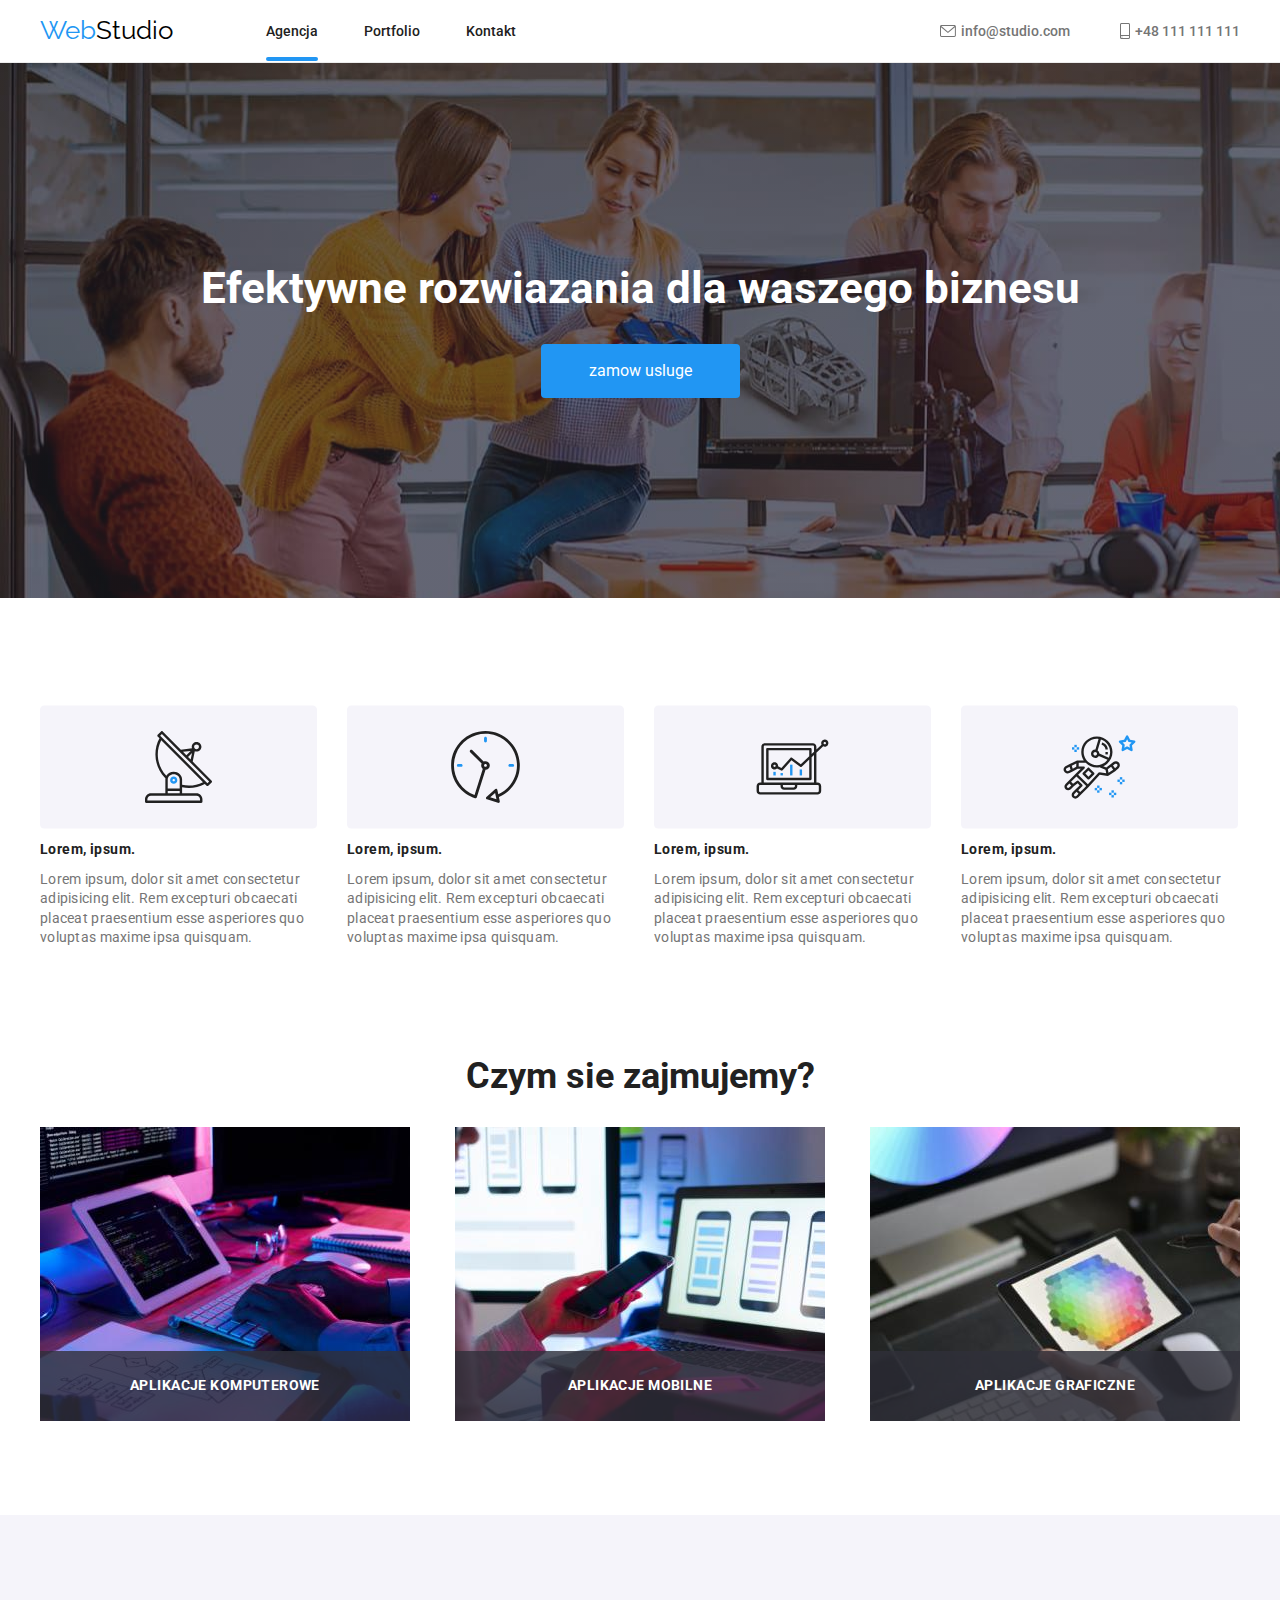
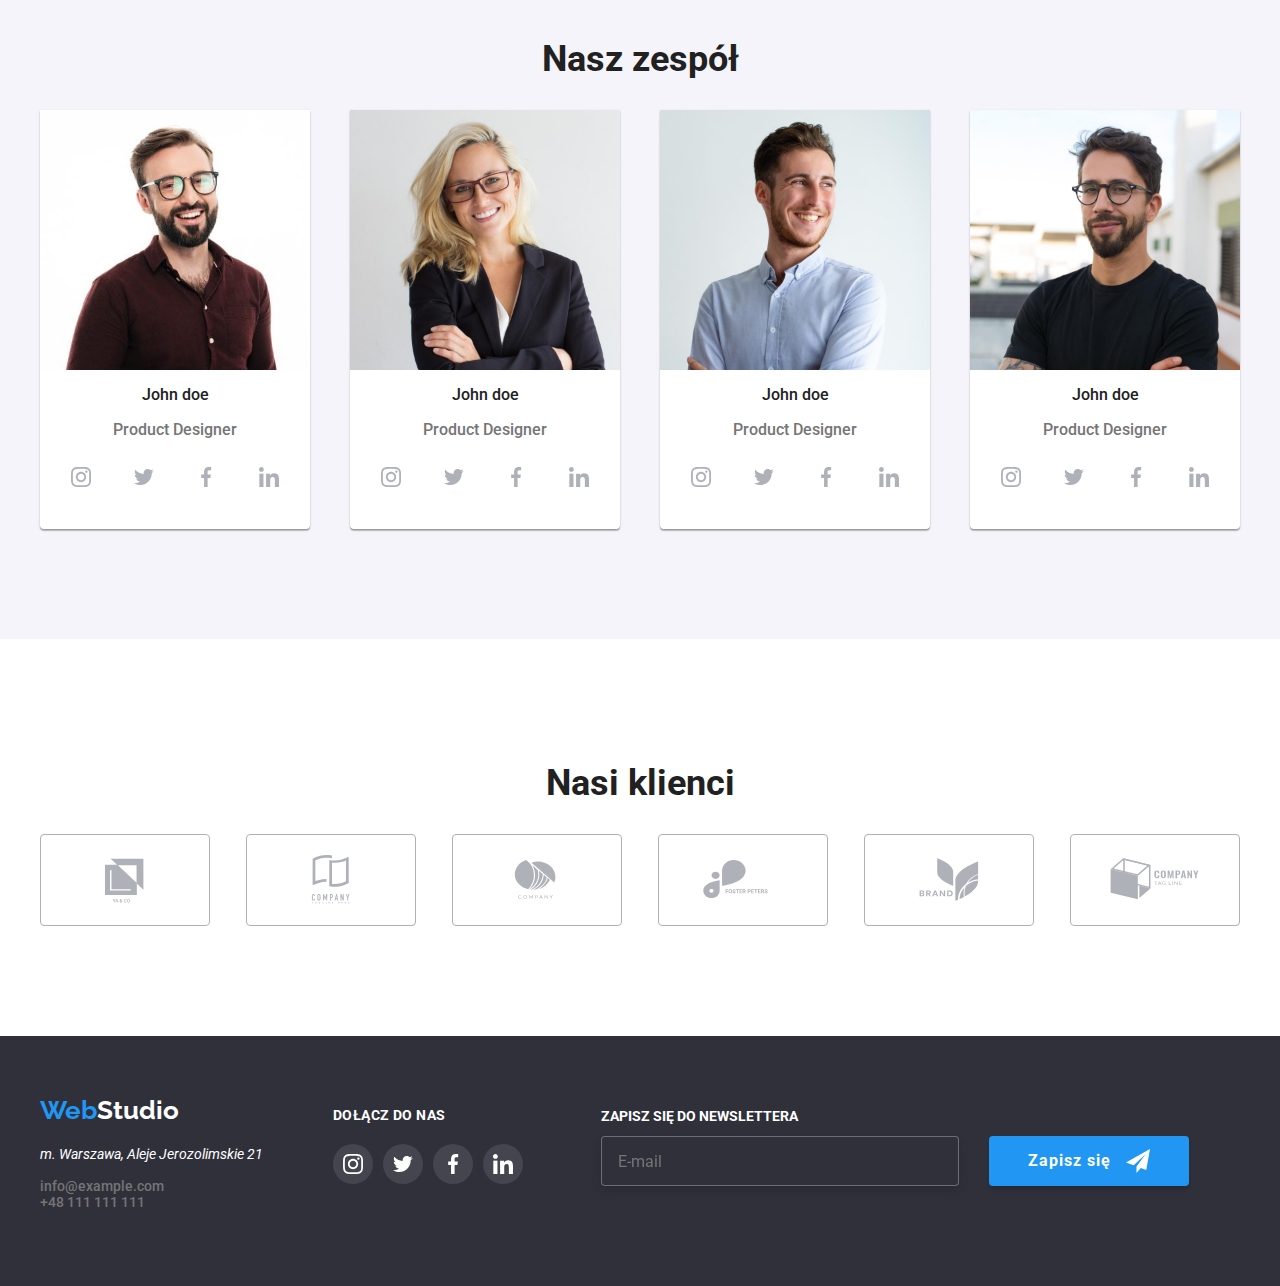
<file: index.html>
<!DOCTYPE html>
<html lang="en">
  <head>
    <meta charset="UTF-8" />
    <meta http-equiv="X-UA-Compatible" content="IE=edge" />
    <meta name="viewport" content="width=device-width, initial-scale=1.0" />
    <meta name="robots" content="index, follow" />
    <meta name="author" content="Michał Caputa" />
    <meta name="viewport" content="width=device-width, initial-scale=1.0">
    <title>Web Studio</title>
    
    <link
    rel="stylesheet"
    href="https://cdnjs.cloudflare.com/ajax/libs/modern-normalize/1.0.0/modern-normalize.min.css"
  />
    
    <link rel="stylesheet" href="./css/main.css"/>
    <link rel="preconnect" href="https://fonts.googleapis.com" />
    <link rel="preconnect" href="https://fonts.gstatic.com" crossorigin />
    <link
      href="https://fonts.googleapis.com/css2?family=Raleway:wght@700&family=Roboto:ital,wght@0,500;0,700;0,900;1,400&display=swap"
      rel="stylesheet"
    />
  </head>

  <body>
    <!-- naglowek strony-->

    <header class="header-container">
      <div class="header-container__additional container">
      <div class="logo">
        <p>
          <a href="index.html">
            <p class="logo__first-word">Web<span class="logo__second-word">Studio</span></p></a
          >
        </p>

      </div>
      <button
          class="menu-toggle js-open-menu"
          aria-expanded="false"
          aria-controls="mobile-menu"
        >
          <svg
            width="24"
            height="24"
            fill="currentColor"
            viewBox="0 0 20 20"
            xmlns="http://www.w3.org/2000/svg"
          >
            <path
              fill-rule="evenodd"
              d="M3 5a1 1 0 011-1h12a1 1 0 110 2H4a1 1 0 01-1-1zM3 10a1 1 0 011-1h12a1 1 0 110 2H4a1 1 0 01-1-1zM3 15a1 1 0 011-1h12a1 1 0 110 2H4a1 1 0 01-1-1z"
              clip-rule="evenodd"
            ></path>
          </svg>
        </button>

        <!-- MODAL-MENU  -->
        <div class="menu-container js-menu-container" id="mobile-menu">
          <button class="menu-toggle js-close-menu">
            <svg
              fill="black"
              viewBox="0 0 20 20"
              xmlns="http://www.w3.org/2000/svg"
              width="24"
              height="24"
            >
              <path
                fill-rule="evenodd"
                d="M4.293 4.293a1 1 0 011.414 0L10 8.586l4.293-4.293a1 1 0 111.414 1.414L11.414 10l4.293 4.293a1 1 0 01-1.414 1.414L10 11.414l-4.293 4.293a1 1 0 01-1.414-1.414L8.586 10 4.293 5.707a1 1 0 010-1.414z"
                clip-rule="evenodd"
              ></path>
            </svg>
          </button>
    
          <ul class="mobile-menu">
          <li class="mobile-menu__li"><a class="mobile-menu__button" href="index.html">Agencja</a></li>
          <li class="mobile-menu__li"><a class="mobile-menu__button" href="portfolio.html" target="_self">Portfolio</a></li>
          <li class="mobile-menu__li"><a class="mobile-menu__button" href="#Kontakt">Kontakt</a></li>
          </ul>
          <ul class="mobile-menu-contact">
            <li class="mobile-menu-contact__item">
              <a class="mobile-menu-contact__tel" href="tel:+48111111111">+48 111 111 111</a>
            </li>
            <li class="mobile-menu-contact__item">
              <a class="mobile-menu-contact__mail" href="mailto:+48111111111">info@devstudio.com</a>
            </li>
          </ul>
          <ul class="mobile-menu-social">
            <li class="mobile-menu-social__item mobile-menu-social--line1">
              <a class="mobile-menu-social__link" href="">Instagram</a>
            </li>
            <li class="mobile-menu-social__item mobile-menu-social--line2">
              <a class="mobile-menu-social__link" href="">Twitter</a>
            </li>
            <li class="mobile-menu-social__item mobile-menu-social--line3">
              <a class="mobile-menu-social__link" href="">Facebook</a>
            </li>
            <li class="mobile-menu-social__item">
              <a class="mobile-menu-social__link" href="">LinkedIn</a>
            </li>
          </ul>
        </div>
    


      <nav class="navigation">
        <!-- nawigacja -->
        <ul class="navigation__list">
        <li><a class="navigation__button navigation--active" href="index.html">Agencja</a></li>
        <li><a class="navigation__button" href="portfolio.html" target="_self"
          >Portfolio</a></li>
        
        <li><a class="navigation__button" href="#Kontakt">Kontakt</a></li>
      </ul>
      </nav>
      <div class="contact-container">
        <ul class="contact-container__list">
          <li class="contact-container__list-element">
            <a class="contact-container__link" href="mailto:info@studio.com"> <svg class="email" width="16" height="12">
            <use href="./images/iconsv2.svg#icon-email"></use>
          </svg>
         info@studio.com</a>
      </li>        
        <li class="contact-container__list-element">
          <a class="contact-container__link" href="call:+48111111111"><svg class="smartphone" width="10"
        height="16">
        <use href="./images/iconsv2.svg#icon-smartphone"></use>
      </svg>
        +48 111 111 111</a>
      </li>
      </ul>
      </div>
    </div>
    </header>
    <!--main-->
    <main>
      <section class="business">
        <div class="container">
   <!-- "nazwa-bloku"__text-main -->
        <h1 class="business__text">Efektywne rozwiazania dla waszego biznesu</h1>
        <div>
          <button type="button" class="business__btn-text--color business__btn-text" data-modal-open>zamow usluge</button>
          <!-- Modal -->
          <div class="modal-backdrop is-hidden" data-modal>
            <section class="modal-content">
              <button class="modal-exit" data-modal-close>X</button>

              <h2 class="modal-form-title">Zostaw swoje dane w formularzu poniżej</h2>
              <form name="signup_form" autocomplete="on">
                <div class="form__set">
                  <input type="text" name="name" class="modal-form-box">
                <label>
                  <p class="modal-form-text">Imię</p>
                  
                  <svg class="modal-icon-name" width="20" height="20">
                <use href="./images/iconsv2.svg#icon-avatar-modal"></use>
              </svg>
                </label>
              </div>
              <div class="form__set">
              <input type="tel" name="phone_number" class="modal-form-box">
                <label>
                  <p class="modal-form-text">Telefon</p>
                 
                  <svg class="modal-icon-phone" width="20" height="20">
                <use href="./images/iconsv2.svg#icon-phone-modal"></use>
              </svg>
                </label>
              </div>
                <div class="form__set">
                <input type="email" name="email" class="modal-form-box">
                <label>
                  <p class="modal-form-text">E-mail</p>
                  
                  <svg class="modal-icon-mail" width="20" height="20">
                <use href="./images/iconsv2.svg#icon-email-modal"></use>
              </svg>
                </label>
              </div>
                <label>
                  <p class="modal-form-text">Komentarz</p>
                  <textarea name="feedback" rows="6" placeholder="Wprowadź tekst"></textarea>
                </label>
<div class="modal-policy">
                <label class="modal-checkbox">
                  <p class="modal-checkbox-text">Oświadczam iż akceptuję <a href class="modal-checkbox-link">Regulamin</a> i <a href class="modal-checkbox-link">Politykę Prywatności</a>.</p>
                  <input type="checkbox" name="statute" value="Oświadczam iż akceptuję Regulamin i Politykę Prywatności."/>
                  
                  <span class="checkmark">
                    <svg class="modal-checkbox-icon">
                      <use href="./images/iconsv2.svg#icon-check-modal"></use>
                    </svg>
                  </span>
                </label>
              </div>
                <div class="modal-button-position">
                <button type="submit" class="modal-form-button">Wyślij</button>
                </div>
              </form>
            </div>
            
            </section>
          </div>
        </div>
      </section>

<!-- DESC -->
      <section class="desc">
        <div class="container">
         <ul class="desc__list">
          <li class="desc__item"> 
            <div class="desc__icons"><svg class="desc__icon">
              <use href="./images/iconsv2.svg#icon-antena" ></use>
              </svg></div>       
              <h3 class="desc__title">Lorem, ipsum.</h3>
              <p class="desc__text">
                Lorem ipsum, dolor sit amet consectetur adipisicing elit. Rem
                excepturi obcaecati placeat praesentium esse asperiores quo
                voluptas maxime ipsa quisquam.
              </p>
          </li>
          <li class="desc__item">
            <div class="desc__icons"><svg class="desc__icon">
              <use href="./images/iconsv2.svg#icon-clock"></use>
            </svg></div>
            <h3 class="desc__title">Lorem, ipsum.</h3>
            <p class="desc__text">
              Lorem ipsum, dolor sit amet consectetur adipisicing elit. Rem
              excepturi obcaecati placeat praesentium esse asperiores quo
              voluptas maxime ipsa quisquam.
            </p>
          </li>
          <li class="desc__item">
            <div class="desc__icons"><svg class="desc__icon">
            <use href="./images/iconsv2.svg#icon-diag"></use>
          </svg></div>
          <h3 class="desc__title">Lorem, ipsum.</h3>
          <p class="desc__text">
            Lorem ipsum, dolor sit amet consectetur adipisicing elit. Rem
            excepturi obcaecati placeat praesentium esse asperiores quo
            voluptas maxime ipsa quisquam.
          </p>
          </li>
          <li class="desc__item">
            <div class="desc__icons"><svg class="desc__icon">
              <use href="./images/iconsv2.svg#icon-astro"></use>
            </svg></div>
            <h3 class="desc__title">Lorem, ipsum.</h3>
              <p class="desc__text">
                Lorem ipsum, dolor sit amet consectetur adipisicing elit. Rem
                excepturi obcaecati placeat praesentium esse asperiores quo
                voluptas maxime ipsa quisquam.
              </p>
          </li>
        </ul></div>
    </section>

    <!-- ABT US -->

      <section class="about">
        <div class="container">
        <h2 class="about__header">Czym sie zajmujemy?</h2>
        <ul class="about__list">
          <li>
            <figure class="about__img">
            <img
              src="images/Img1.jpg"
              alt="close-up-image-programer-working-his-desk-office"
              width="370"
              height="294"
            />
            <figcaption class="about__desc">
              Aplikacje komputerowe
            </figcaption>
            </figure>
          </li>
          
          <li>
            <figure class="about__img">
            <img
              src="images/Img2.jpg"
              alt="web-ui-designers-are-developing-application-smartphones-team-creators-is-working-interface-mobile-phones"
              width="370"
              height="294"
            />
            <figcaption class="about__desc">
              Aplikacje mobilne
            </figcaption>
            </figure>
          </li>
          <li>
            <figure class="about__img">
            <img
              src="images/Img3.jpg"
              alt="creative-artist-web-design-with-working-colour-selection-graphic-tablet"
              width="370"
              height="294"
            />
            <figcaption class="about__desc">
              Aplikacje graficzne
            </figcaption>
            </figure>
          </li>
        </ul></div>
      </section>
    <!-- WORKERS -->
      <section class="workers">
        <div class="container">
        <h2 class="workers__title">Nasz zespół</h2>

        <!-- Dowolna tresc graficzna: zdjecie, wykres, diagram itp. -->

        <ul class="workers__list">
          <li class="worker__item">
            <figure class="workers--bground">
              <img
                src="images/Dev1.jpg"
                alt="Brunet w okularach i broda"
                width="270"
                height="260"
              />

              <figcaption>
                <p class="workers__name">John doe</p>
                <p class="workers__prof">Product Designer</p>
                <ul class="workers__list-icons">
                  <li>
                    <a href="link" class="workers__social-link"><svg class="workers__media-icons" width="20" height="20">
                        <use href="./images/iconsv2.svg#icon-instagram-2-1"></use>
                      </svg></a></li>
                  <li>
                    <a href="link" class="workers__social-link"><svg class="workers__media-icons" width="20" height="20">
                        <use href="./images/iconsv2.svg#icon-twitter"></use>
                      </svg></a></li>
                  <li>
                    <a href="link" class="workers__social-link"><svg class="workers__media-icons" width="20" height="20">
                        <use href="./images/iconsv2.svg#icon-facebook"></use>
                      </svg></a></li>
                  <li>
                    <a href="link" class="workers__social-link"><svg class="workers__media-icons" width="20" height="20">
                        <use href="./images/iconsv2.svg#icon-linkedin"></use>
                      </svg></a></li>
                </ul>
              </figcaption>
            </figure>
          </li class="worker__item">
          <li>
            <figure class="workers--bground">
              <img
                src="images/Dev2.jpg"
                alt="Brunet w okularach i broda"
                width="270"
                height="260"
              />

              <figcaption>
                <p class="workers__name">John doe</p>
                <p class="workers__prof">Product Designer</p>
                <ul class="workers__list-icons">
                  <li>
                    <a href="link" class="workers__social-link"><svg class="workers__media-icons" width="20" height="20">
                        <use href="./images/iconsv2.svg#icon-instagram-2-1"></use>
                      </svg></a></li>
                  <li>
                    <a href="link" class="workers__social-link"><svg class="workers__media-icons" width="20" height="20">
                        <use href="./images/iconsv2.svg#icon-twitter"></use>
                      </svg></a></li>
                  <li>
                    <a href="link" class="workers__social-link"><svg class="workers__media-icons" width="20" height="20">
                        <use href="./images/iconsv2.svg#icon-facebook"></use>
                      </svg></a></li>
                  <li>
                    <a href="link" class="workers__social-link"><svg class="workers__media-icons" width="20" height="20">
                        <use href="./images/iconsv2.svg#icon-linkedin"></use>
                      </svg></a></li>
                </ul>
              </figcaption>
            </figure>
          </li><li class="worker__item">
            <figure class="workers--bground">
              <img
                src="images/Dev3.jpg"
                alt="Brunet w okularach i broda"
                width="270"
                height="260"
              />

              <figcaption>
                <p class="workers__name">John doe</p>
                <p class="workers__prof">Product Designer</p>
                <ul class="workers__list-icons">
                  <li>
                    <a href="link" class="workers__social-link"><svg class="workers__media-icons" width="20" height="20">
                        <use href="./images/iconsv2.svg#icon-instagram-2-1"></use>
                      </svg></a></li>
                  <li>
                    <a href="link" class="workers__social-link"><svg class="workers__media-icons" width="20" height="20">
                        <use href="./images/iconsv2.svg#icon-twitter"></use>
                      </svg></a></li>
                  <li>
                    <a href="link" class="workers__social-link"><svg class="workers__media-icons" width="20" height="20">
                        <use href="./images/iconsv2.svg#icon-facebook"></use>
                      </svg></a></li>
                  <li>
                    <a href="link" class="workers__social-link"><svg class="workers__media-icons" width="20" height="20">
                        <use href="./images/iconsv2.svg#icon-linkedin"></use>
                      </svg></a></li>
                </ul>
              </figcaption>
            </figure>
          </li><li class="worker__item">
            <figure class="workers--bground">
              <img
                src="images/Dev4.jpg"
                alt="Brunet w okularach i broda"
                width="270"
                height="260"
              />

              <figcaption>
                <p class="workers__name">John doe</p>
                <p class="workers__prof">Product Designer</p>
                <ul class="workers__list-icons">
                  <li>
                    <a href="link" class="workers__social-link"><svg class="workers__media-icons" width="20" height="20">
                        <use href="./images/iconsv2.svg#icon-instagram-2-1"></use>
                      </svg></a></li>
                  <li>
                    <a href="link" class="workers__social-link"><svg class="workers__media-icons" width="20" height="20">
                        <use href="./images/iconsv2.svg#icon-twitter"></use>
                      </svg></a></li>
                  <li>
                    <a href="link" class="workers__social-link"><svg class="workers__media-icons" width="20" height="20">
                        <use href="./images/iconsv2.svg#icon-facebook"></use>
                      </svg></a></li>
                  <li>
                    <a href="link" class="workers__social-link"><svg class="workers__media-icons" width="20" height="20">
                        <use href="./images/iconsv2.svg#icon-linkedin"></use>
                      </svg></a></li>
                </ul>
              </figcaption>
            </figure>
          </li>
        </ul>
      </div>
      </section>
    
    <div class="clients container">
<h2 class="clients__title"> Nasi klienci</h2>
<ul class="clients__list">
  <li class="clients__item"><a href="company" class="clients__link"><svg width="100" height="100">
    <use href="./images/iconsv2.svg#icon-company-1"></use>
  </svg></a></li>
  <li class="clients__item"><a href="company" class="clients__link"><svg width="100" height="100">
    <use href="./images/iconsv2.svg#icon-company-2"></use>
  </svg></a></li>
  <li class="clients__item"><a href="company" class="clients__link"><svg width="100" height="100">
    <use href="./images/iconsv2.svg#icon-company-3"></use>
  </svg></a></li>
  <li class="clients__item"><a href="company" class="clients__link"><svg width="100" height="100">
    <use href="./images/iconsv2.svg#icon-company-4"></use>
  </svg></a></li>
  <li class="clients__item"><a href="company" class="clients__link"><svg width="100" height="100">
    <use href="./images/iconsv2.svg#icon-company-5"></use>
  </svg></a></li>
  <li class="clients__item"><a href="company" class="clients__link"><svg width="100" height="100">
    <use href="./images/iconsv2.svg#icon-company-6"></use>
  </svg></a></li>
</ul>
     </div>
     </main>

<!-- FOOTER -->

      <footer class="footer-blk">
        <div class="footer-blk__1div container">
          <section>
        <section class="logo">

      <h3 class="logo__first-word logo__footer-text">
          <a href="index.html">
            <p>
              Web<span class="logo__second-word--footer">Studio</span>
            </p></a
          >
        </h3>
        </section>
        <address class="footer-blk__street">m. Warszawa, Aleje Jerozolimskie 21</address>
        <ul class="footer-blk__list">
          <li><a class="footer-blk__link" href="mailto:info@example.com"
          >info@example.com</a></li>
        
        <li><a class="footer-blk__link" href="tel:+48111111111">+48 111 111 111</a></li>
      </ul>
   </section>
      <section class="f-scmedia">
        <p class="f-scmedia__header">dołącz do nas</p>
        <div>
            <ul class="f-scmedia__list">
                <li class="f-scmedia__item">
                    <svg width="20" height="20">
                        <use
                            href="images/iconsv2.svg#icon-instagram-2-1"
                        ></use>
                    </svg>
                </li>
                <li class="f-scmedia__item">
                    <svg width="20" height="20">
                        <use
                            href="images/iconsv2.svg#icon-twitter"
                        ></use>
                    </svg>
                </li>
                <li class="f-scmedia__item">
                    <svg width="20" height="20">
                        <use
                            href="images/iconsv2.svg#icon-facebook"
                        ></use>
                    </svg>
                </li>
                <li class="f-scmedia__item">
                    <svg width="20" height="20">
                        <use
                            href="images/iconsv2.svg#icon-linkedin"
                        ></use>
                    </svg>
                </li>
            </ul>
        </div>
    </section>
    <!-- here -->
    <section class="news">
      <h4>Zapisz się do newslettera</h4>
      <form name="signup_form" autocomplete="on" novalidate class="news__form">
        <label>
        <input type="email" name="E-mail" placeholder="E-mail" class="newsletter" />
        </label>
        <div><button type="submit" class="news__btn">
          <span>Zapisz się</span>
          <svg class="news__icon-send">
            <use href="images/sprite-max.svg#icon-send-form"></use></svg></button></div>
    </section>
  </div>
      </footer>


      <script src="modal.js"></script>
      <script src="modal-menu-workshop.js"></script>
  </body>
</html>
</file>
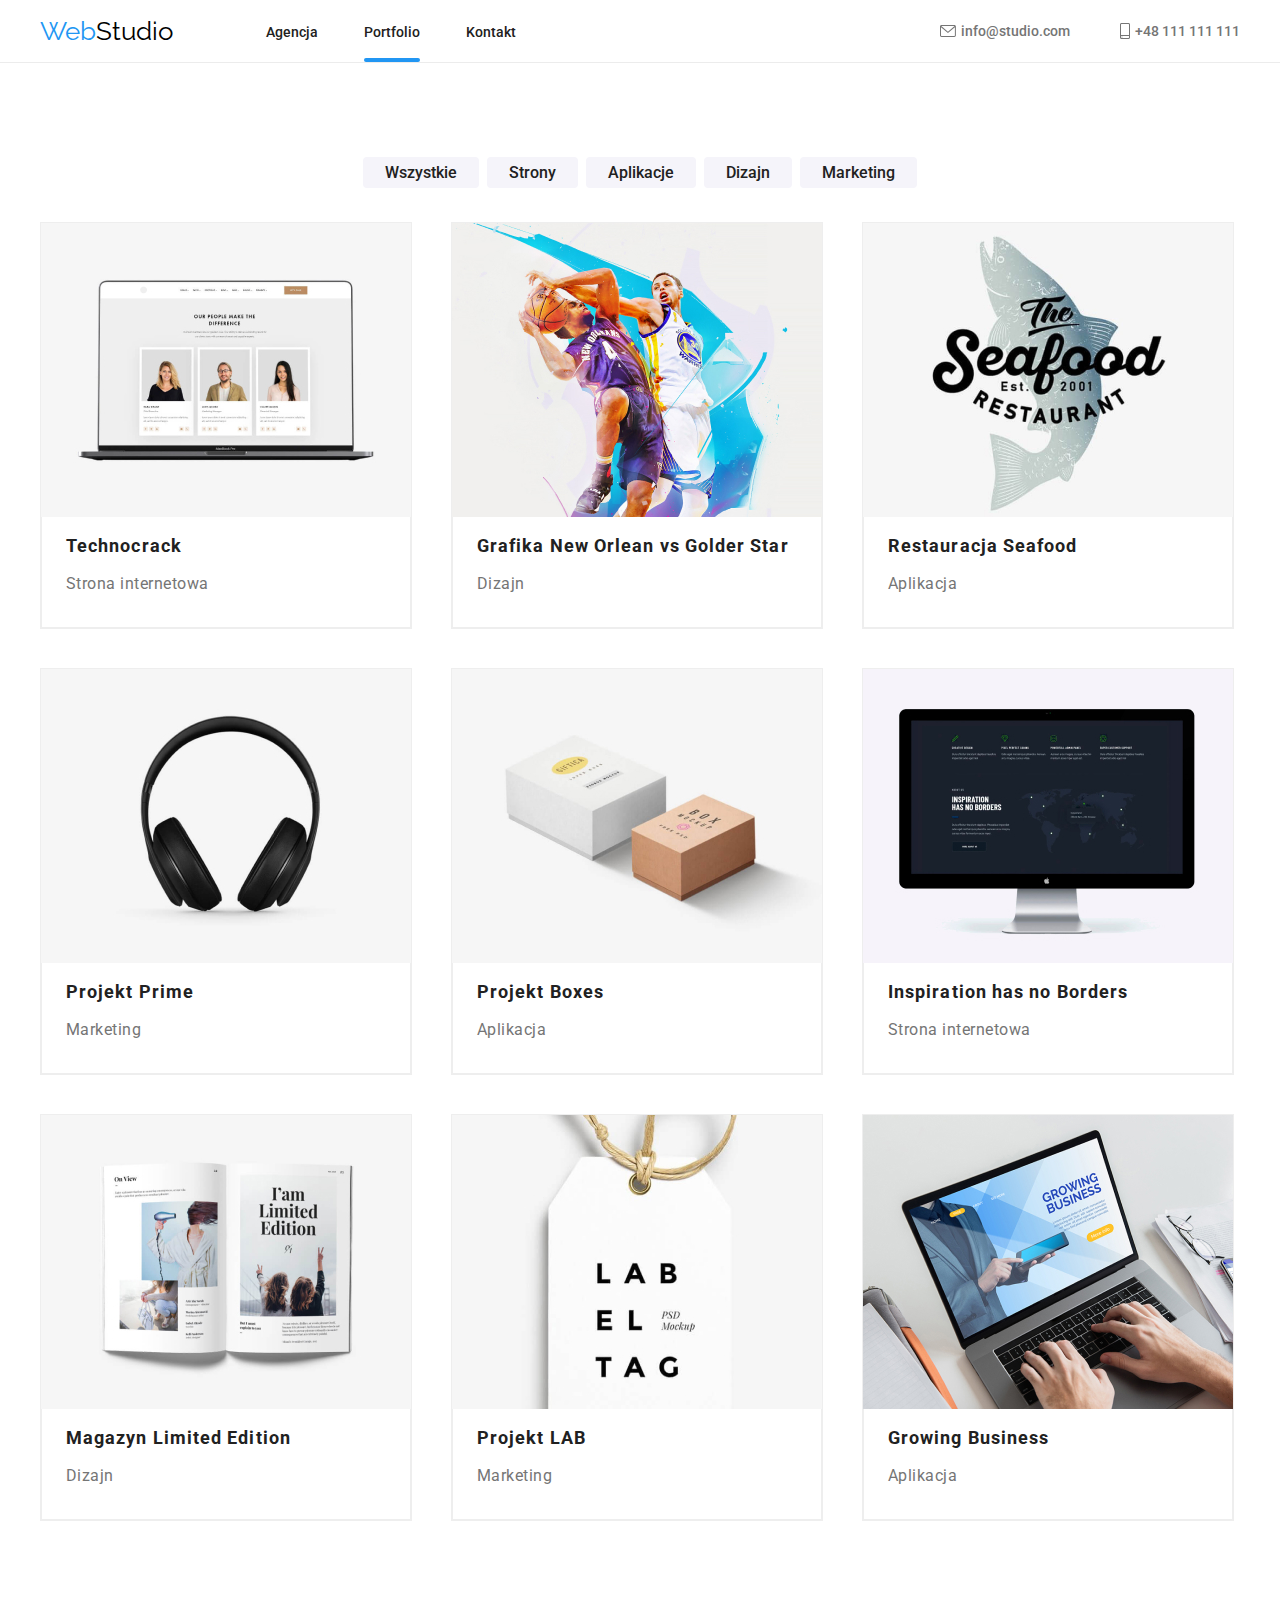
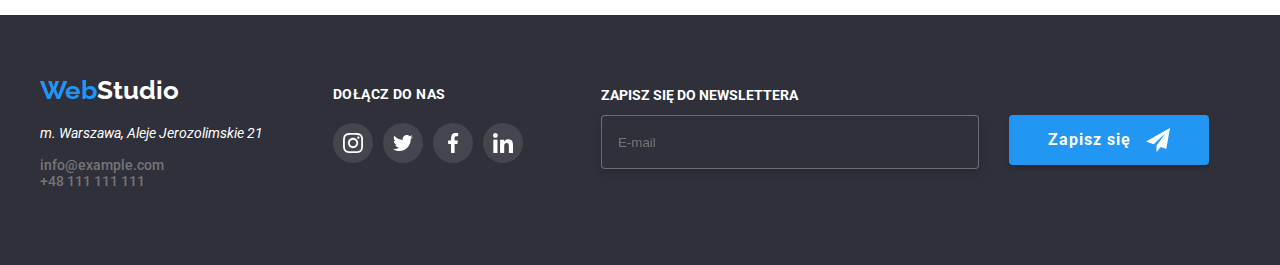
<file: portfolio.html>
<!DOCTYPE html>
<html lang="en">
  <head>
    <meta charset="UTF-8" />
    <meta http-equiv="X-UA-Compatible" content="IE=edge" />
    <meta name="viewport" content="width=device-width, initial-scale=1.0" />
    <meta name="robots" content="index, follow" />
    <meta name="author" content="Michał Caputa" />
    <meta name="viewport" content="width=device-width, initial-scale=1.0">
    <title>Portfolio</title>
    <link rel="stylesheet" href="./css/main.css"/>
    <link rel="preconnect" href="https://fonts.googleapis.com" />
    <link rel="preconnect" href="https://fonts.gstatic.com" crossorigin />
    <link
      href="https://fonts.googleapis.com/css2?family=Raleway:wght@700&family=Roboto:ital,wght@0,500;0,700;0,900;1,400&display=swap"
      rel="stylesheet"
    />
  </head>
  <body>
    <!-- naglowek strony-->
    <header class="header-container">
      <div class="header-container__additional container">
      <div class="logo">
        <p>
          <a href="index.html">
            <p class="logo__first-word">Web<span class="logo__second-word">Studio</span></p></a
          >
        </p>

      </div>
      <button
          class="menu-toggle js-open-menu"
          aria-expanded="false"
          aria-controls="mobile-menu"
        >
          <svg
            width="24"
            height="24"
            fill="currentColor"
            viewBox="0 0 20 20"
            xmlns="http://www.w3.org/2000/svg"
          >
            <path
              fill-rule="evenodd"
              d="M3 5a1 1 0 011-1h12a1 1 0 110 2H4a1 1 0 01-1-1zM3 10a1 1 0 011-1h12a1 1 0 110 2H4a1 1 0 01-1-1zM3 15a1 1 0 011-1h12a1 1 0 110 2H4a1 1 0 01-1-1z"
              clip-rule="evenodd"
            ></path>
          </svg>
        </button>

        <!-- MODAL-MENU  -->
        <div class="menu-container js-menu-container" id="mobile-menu">
          <button class="menu-toggle js-close-menu">
            <svg
              fill="black"
              viewBox="0 0 20 20"
              xmlns="http://www.w3.org/2000/svg"
              width="24"
              height="24"
            >
              <path
                fill-rule="evenodd"
                d="M4.293 4.293a1 1 0 011.414 0L10 8.586l4.293-4.293a1 1 0 111.414 1.414L11.414 10l4.293 4.293a1 1 0 01-1.414 1.414L10 11.414l-4.293 4.293a1 1 0 01-1.414-1.414L8.586 10 4.293 5.707a1 1 0 010-1.414z"
                clip-rule="evenodd"
              ></path>
            </svg>
          </button>
    
          <ul class="mobile-menu">
          <li class="mobile-menu__li"><a class="mobile-menu__button" href="index.html">Agencja</a></li>
          <li class="mobile-menu__li"><a class="mobile-menu__button" href="portfolio.html" target="_self">Portfolio</a></li>
          <li class="mobile-menu__li"><a class="mobile-menu__button" href="#Kontakt">Kontakt</a></li>
          </ul>
          <ul class="mobile-menu-contact">
            <li class="mobile-menu-contact__item">
              <a class="mobile-menu-contact__tel" href="tel:+48111111111">+48 111 111 111</a>
            </li>
            <li class="mobile-menu-contact__item">
              <a class="mobile-menu-contact__mail" href="mailto:+48111111111">info@devstudio.com</a>
            </li>
          </ul>
          <ul class="mobile-menu-social">
            <li class="mobile-menu-social__item mobile-menu-social--line1">
              <a class="mobile-menu-social__link" href="">Instagram</a>
            </li>
            <li class="mobile-menu-social__item mobile-menu-social--line2">
              <a class="mobile-menu-social__link" href="">Twitter</a>
            </li>
            <li class="mobile-menu-social__item mobile-menu-social--line3">
              <a class="mobile-menu-social__link" href="">Facebook</a>
            </li>
            <li class="mobile-menu-social__item">
              <a class="mobile-menu-social__link" href="">LinkedIn</a>
            </li>
          </ul>
        </div>
    


      <nav class="navigation">
        <!-- nawigacja -->
        <ul class="navigation__list">
        <li><a class="navigation__button" href="index.html">Agencja</a></li>
        <li><a class="navigation__button navigation--active" href="portfolio.html" target="_self"
          >Portfolio</a></li>
        
        <li><a class="navigation__button" href="#Kontakt">Kontakt</a></li>
      </ul>
      </nav>
      <div class="contact-container">
        <ul class="contact-container__list">
          <li class="contact-container__list-element">
            <a class="contact-container__link" href="mailto:info@studio.com"> <svg class="email" width="16" height="12">
            <use href="./images/iconsv2.svg#icon-email"></use>
          </svg>
         info@studio.com</a>
      </li>        
        <li class="contact-container__list-element">
          <a class="contact-container__link" href="call:+48111111111"><svg class="smartphone" width="10"
        height="16">
        <use href="./images/iconsv2.svg#icon-smartphone"></use>
      </svg>
        +48 111 111 111</a>
      </li>
      </ul>
      </div>
    </div>
    </header>


    <!--main-->


    <main>
<section class="techno">
  <div class="container">
    <div class="techno__filters">
  <ul class="techno__list-btn">
    <li><button type="button" class="techno__btn">Wszystkie</button></li> 
    <li><button type="button" class="techno__btn">Strony</button></li>
    <li><button type="button" class="techno__btn">Aplikacje</button></li>
    <li><button type="button" class="techno__btn">Dizajn</button></li>
    <li><button type="button" class="techno__btn">Marketing</button></li>
  </ul></div>
    <ul class="techno__list">
      <li> 
        <figure class="techno__product">
          <picture>
            <source
              srcset="
                images/portfolio/portfolio-1-desktop.jpg    1x,
                images/portfolio/portfolio-1-desktop@2x.jpg 2x
              "
              media="(min-width: 1200px)"
            />
            <source
              srcset="
                images/portfolio/portfolio-1-tablet.jpg    1x,
                images/portfolio/portfolio-1-tablet@2x.jpg 2x
              "
              media="(min-width: 768px)"
            />

            <source
              srcset="
                images/portfolio/portfolio-1-mobile.jpg      1x,
                images/portfolio/portfolio-1-mobile@2x.jpg2x
              "
              media="(min-width: 320px)"
            />

            <img
              class="portfolio__img"
              src="images/portfolio/portfolio-1-mobile.jpg"
              alt="logo laptop"
            />
            </picture>
        <div class="techno__overlay">
          <p class="techno__overlay-text">
            Technocrack jest popularną platformą wykorzystywaną do
            rozpowszechniania koronawirusa. Firmy wykorzystują tę
            platformę do celów szpiegowskich i ataków na
            niezabezpieczone serwery konkurencji
          </p>
        </div>
        <figcaption class="techno__card-desc">
          <p class="techno__name">Technocrack</p>
          <p class="techno__port">Strona internetowa</p>
        </figcaption>
      </figure>
    </li> 
    <li> 
      <figure class="techno__product">
        <picture>
          <source
            srcset="
              images/portfolio/portfolio-2-desktop.jpg    1x,
              images/portfolio/portfolio-2-desktop@2x.jpg 2x
            "
            media="(min-width: 1200px)"
          />
          <source
            srcset="
              images/portfolio/portfolio-2-tablet.jpg    1x,
              images/portfolio/portfolio-2-tablet@2x.jpg 2x
            "
            media="(min-width: 768px)"
          />

          <source
            srcset="
              images/portfolio/portfolio-2-mobile.jpg      1x,
              images/portfolio/portfolio-2-mobile@2x.jpg2x
            "
            media="(min-width: 320px)"
          />

          <img
            class="portfolio__img"
            src="images/portfolio/portfolio-2-mobile.jpg"
            alt="basketball player"
          />
         </picture>
          <div class="techno__overlay">
          <p class="techno__overlay-text">
            Technocrack jest popularną platformą wykorzystywaną do
            rozpowszechniania koronawirusa. Firmy wykorzystują tę
            platformę do celów szpiegowskich i ataków na
            niezabezpieczone serwery konkurencji
          </p>
        </div>
        <figcaption class="techno__card-desc">
          <p class="techno__name">Grafika New Orlean vs Golder Star </p>
          <p class="techno__port">Dizajn</p>
        </figcaption>
      </figure>
    </li> 
    <li> 
      <figure class="techno__product">
        <picture>
          <source
            srcset="
              images/portfolio/portfolio-3-desktop.jpg    1x,
              images/portfolio/portfolio-3-desktop@2x.jpg 2x
            "
            media="(min-width: 1200px)" />
          <source
            srcset="
              images/portfolio/portfolio-3-tablet.jpg    1x,
              images/portfolio/portfolio-3-tablet@2x.jpg 2x
            "
            media="(min-width: 768px)" />

          <source
            srcset="
              images/portfolio/portfolio-3-mobile.jpg      1x,
              images/portfolio/portfolio-3-mobile@2x.jpg2x
            "
            media="(min-width: 320px)" />

          <img
            class="portfolio__img"
            src="images/portfolio/portfolio-3-mobile.jpg"
            alt="brand fish"
        />
      </picture>
         <div class="techno__overlay">
          <p class="techno__overlay-text">
            Technocrack jest popularną platformą wykorzystywaną do
            rozpowszechniania koronawirusa. Firmy wykorzystują tę
            platformę do celów szpiegowskich i ataków na
            niezabezpieczone serwery konkurencji
          </p>
        </div>
        <figcaption class="techno__card-desc">
          <p class="techno__name">Restauracja Seafood</p>
          <p class="techno__port">Aplikacja</p>
        </figcaption>
      </figure>
    </li> 
    <li> 
      <figure class="techno__product">
        <picture>
          <source
            srcset="
              images/portfolio/portfolio-4-desktop.jpg    1x,
              images/portfolio/portfolio-4-desktop@2x.jpg 2x
            "
            media="(min-width: 1200px)" />
          <source
            srcset="
              images/portfolio/portfolio-4-tablet.jpg    1x,
              images/portfolio/portfolio-4-tablet@2x.jpg 2x
            "
            media="(min-width: 768px)" />

          <source
            srcset="
              images/portfolio/portfolio-4-mobile.jpg      1x,
              images/portfolio/portfolio-4-mobile@2x.jpg2x
            "
            media="(min-width: 320px)" />

          <img
            class="portfolio__img"
            src="images/portfolio/portfolio-4-mobile.jpg"
            alt="headphones"
        />
      </picture>
        <div class="techno__overlay">
          <p class="techno__overlay-text">
            Technocrack jest popularną platformą wykorzystywaną do
            rozpowszechniania koronawirusa. Firmy wykorzystują tę
            platformę do celów szpiegowskich i ataków na
            niezabezpieczone serwery konkurencji
          </p>
        </div>
        <figcaption class="techno__card-desc">
          <p class="techno__name">Projekt Prime</p>
          <p class="techno__port">Marketing</p>
        </figcaption>
      </figure>
    </li> 
    <li> 
      <figure class="techno__product">
        <picture>
          <source
            srcset="
              images/portfolio/portfolio-5-desktop.jpg    1x,
              images/portfolio/portfolio-5-desktop@2x.jpg 2x
            "
            media="(min-width: 1200px)" />
          <source
            srcset="
              images/portfolio/portfolio-5-tablet.jpg    1x,
              images/portfolio/portfolio-5-tablet@2x.jpg 2x
            "
            media="(min-width: 768px)" />

          <source
            srcset="
              images/portfolio/portfolio-5-mobile.jpg      1x,
              images/portfolio/portfolio-5-mobile@2x.jpg2x
            "
            media="(min-width: 320px)" />

          <img
            class="portfolio__img"
            src="images/portfolio/portfolio-5-mobile.jpg"
            alt="boxes"
        />
      </picture>
        <div class="techno__overlay">
          <p class="techno__overlay-text">
            Technocrack jest popularną platformą wykorzystywaną do
            rozpowszechniania koronawirusa. Firmy wykorzystują tę
            platformę do celów szpiegowskich i ataków na
            niezabezpieczone serwery konkurencji
          </p>
        </div>
        <figcaption class="techno__card-desc">
          <p class="techno__name">Projekt Boxes</p>
          <p class="techno__port">Aplikacja</p>
        </figcaption>
      </figure>
    </li> 
    <li> 
      <figure class="techno__product">
        <picture>
          <source
            srcset="
              images/portfolio/portfolio-6-desktop.jpg    1x,
              images/portfolio/portfolio-6-desktop@2x.jpg 2x
            "
            media="(min-width: 1200px)" />
          <source
            srcset="
              images/portfolio/portfolio-6-tablet.jpg    1x,
              images/portfolio/portfolio-6-tablet@2x.jpg 2x
            "
            media="(min-width: 768px)" />

          <source
            srcset="
              images/portfolio/portfolio-6-mobile.jpg      1x,
              images/portfolio/portfolio-6-mobile@2x.jpg2x
            "
            media="(min-width: 320px)" />

          <img
            class="portfolio__img"
            src="images/portfolio/portfolio-6-mobile.jpg"
            alt="monitor"
        />
      </picture> 
      <div class="techno__overlay">
          <p class="techno__overlay-text">
            Technocrack jest popularną platformą wykorzystywaną do
            rozpowszechniania koronawirusa. Firmy wykorzystują tę
            platformę do celów szpiegowskich i ataków na
            niezabezpieczone serwery konkurencji
          </p>
        </div>
        <figcaption class="techno__card-desc">
          <p class="techno__name">Inspiration has no Borders</p>
          <p class="techno__port">Strona internetowa</p>
        </figcaption>
      </figure>
    </li>
     <li>
       <figure class="techno__product">
        <picture>
          <source
            srcset="
              images/portfolio/portfolio-7-desktop.jpg    1x,
              images/portfolio/portfolio-7-desktop@2x.jpg 2x
            "
            media="(min-width: 1200px)" />
          <source
            srcset="
              images/portfolio/portfolio-7-tablet.jpg    1x,
              images/portfolio/portfolio-7-tablet@2x.jpg 2x
            "
            media="(min-width: 768px)" />

          <source
            srcset="
              images/portfolio/portfolio-7-mobile.jpg      1x,
              images/portfolio/portfolio-7-mobile@2x.jpg2x
            "
            media="(min-width: 320px)" />

          <img
            class="portfolio__img"
            src="images/portfolio/portfolio-7-mobile.jpg"
            alt="magazine"
        />
      </picture>
        <div class="techno__overlay">
          <p class="techno__overlay-text">
            Technocrack jest popularną platformą wykorzystywaną do
            rozpowszechniania koronawirusa. Firmy wykorzystują tę
            platformę do celów szpiegowskich i ataków na
            niezabezpieczone serwery konkurencji
          </p>
        </div>
        <figcaption class="techno__card-desc">
          <p class="techno__name">Magazyn Limited Edition</p>
          <p class="techno__port">Dizajn</p>
        </figcaption>
      </figure>
      </li> 
      <li>
           <figure class="techno__product">
            <picture>
              <source
                srcset="
                  images/portfolio/portfolio-8-desktop.jpg    1x,
                  images/portfolio/portfolio-8-desktop@2x.jpg 2x
                "
                media="(min-width: 1200px)" />
              <source
                srcset="
                  images/portfolio/portfolio-8-tablet.jpg    1x,
                  images/portfolio/portfolio-8-tablet@2x.jpg 2x
                "
                media="(min-width: 768px)" />

              <source
                srcset="
                  images/portfolio/portfolio-8-mobile.jpg      1x,
                  images/portfolio/portfolio-8-mobile@2x.jpg2x
                "
                media="(min-width: 320px)" />

              <img
                class="portfolio__img"
                src="images/portfolio/portfolio-8-mobile.jpg"
                alt="label"
            />
          </picture>
            <div class="techno__overlay">
          <p class="techno__overlay-text">
            Technocrack jest popularną platformą wykorzystywaną do
            rozpowszechniania koronawirusa. Firmy wykorzystują tę
            platformę do celów szpiegowskich i ataków na
            niezabezpieczone serwery konkurencji
          </p>
        </div>
        <figcaption class="techno__card-desc">
          <p class="techno__name">Projekt LAB</p>
          <p class="techno__port">Marketing</p>
        </figcaption>
      </figure>
    </li> 
    <li> 
      <figure class="techno__product">
        <picture>
          <source
            srcset="
              images/portfolio/portfolio-9-desktop.jpg    1x,
              images/portfolio/portfolio-9-desktop@2x.jpg 2x
            "
            media="(min-width: 1200px)" />
          <source
            srcset="
              images/portfolio/portfolio-9-tablet.jpg    1x,
              images/portfolio/portfolio-9-tablet@2x.jpg 2x
            "
            media="(min-width: 768px)" />

          <source
            srcset="
              images/portfolio/portfolio-9-mobile.jpg      1x,
              images/portfolio/portfolio-9-mobile@2x.jpg2x
            "
            media="(min-width: 320px)" />

          <img
            class="portfolio__img"
            src="images/portfolio/portfolio-9-mobile.jpg"
            alt="writing on the computer"
        />
      </picture>
        <div class="techno__overlay">
          <p class="techno__overlay-text">
            Technocrack jest popularną platformą wykorzystywaną do
            rozpowszechniania koronawirusa. Firmy wykorzystują tę
            platformę do celów szpiegowskich i ataków na
            niezabezpieczone serwery konkurencji
          </p>
        </div>
        <figcaption class="techno__card-desc">
          <p class="techno__name">Growing Business</p>
          <p class="techno__port">Aplikacja</p>
        </figcaption>
      </figure>
    </li>
    </ul>
  </figure>
  </div>
</section>
    </main>
    <footer class="footer-blk">
      <div class="footer-blk__1div footer-blk--width container">
        <section>
      <section class="logo">

    <h3 class="logo__first-word logo__footer-text">
        <a href="index.html">
          <p>
            Web<span class="logo__second-word--footer">Studio</span>
          </p></a
        >
      </h3>
      </section>
      <address class="footer-blk__street">m. Warszawa, Aleje Jerozolimskie 21</address>
      <ul class="footer-blk__list">
        <li><a class="footer-blk__link" href="mailto:info@example.com"
        >info@example.com</a></li>
      
      <li><a class="footer-blk__link" href="tel:+48111111111">+48 111 111 111</a></li>
    </ul>
 </section>
    <section class="f-scmedia">
      <p class="f-scmedia__header">dołącz do nas</p>
      <div>
          <ul class="f-scmedia__list">
              <li class="f-scmedia__item">
                  <svg width="20" height="20">
                      <use
                          href="images/iconsv2.svg#icon-instagram-2-1"
                      ></use>
                  </svg>
              </li>
              <li class="f-scmedia__item">
                  <svg width="20" height="20">
                      <use
                          href="images/iconsv2.svg#icon-twitter"
                      ></use>
                  </svg>
              </li>
              <li class="f-scmedia__item">
                  <svg width="20" height="20">
                      <use
                          href="images/iconsv2.svg#icon-facebook"
                      ></use>
                  </svg>
              </li>
              <li class="f-scmedia__item">
                  <svg width="20" height="20">
                      <use
                          href="images/iconsv2.svg#icon-linkedin"
                      ></use>
                  </svg>
              </li>
          </ul>
      </div>
  </section>
  <!-- here -->
  <section class="news">
    <h4>Zapisz się do newslettera</h4>
    <form name="signup_form" autocomplete="on" novalidate class="news__form">
      <label>
      <input type="email" name="E-mail" placeholder="E-mail" class="newsletter" />
      </label>
      <button type="submit" class="news__btn">
        <span>Zapisz się</span>
        <svg class="news__icon-send">
          <use href="images/sprite-max.svg#icon-send-form"></use></svg></button>
  </section>
</div>
    </footer>
    <script src="modal.js"></script>
    <script src="modal-menu-workshop.js"></script>
  </body>
</html>
</file>
<file: css/main.css>
body {
  color: #212121;
  font-family: "Roboto", sans-serif;
  margin: 0 auto;
}

h1 {
  margin: 0 auto;
}

img {
  align-self: flex-start;
}

figure {
  margin: 0 auto;
}

h3 {
  margin: 0 auto;
}

h4 {
  font-family: Roboto;
  font-weight: 700;
  font-size: 14px;
  text-transform: uppercase;
  color: #ffffff;
  margin: 0 auto;
  margin-bottom: 12px;
}

a {
  text-decoration: none;
}

/* ul li */
ul {
  list-style-type: none;
  display: flex;
  align-items: center;
}

img {
  display: block;
}

button {
  font-family: "Roboto", sans-serif;
}

.container {
  width: 1200px;
  margin: 0 auto;
}

@media screen and (max-width: 768px) {
  .logo__first-word > a {
    color: #2196f3;
    font-family: "Raleway", sans-serif;
    font-size: 26px;
  }
  .logo__second-word {
    color: #000000;
  }
  .logo__second-word--footer {
    color: #ffffff;
  }
  .logo__footer-text > a > p {
    padding-bottom: 20px;
    margin: 0 auto;
    display: flex;
    padding: 0;
    justify-content: center;
  }
  .logo__first-word--footer {
    color: #ffffff;
  }
}
@media screen and (min-width: 768px) and (max-width: 1200px) {
  .logo__first-word > a {
    color: #2196f3;
    font-family: "Raleway", sans-serif;
    font-size: 26px;
  }
  .logo__second-word {
    color: #000000;
  }
  .logo__second-word--footer {
    color: #ffffff;
  }
  .logo__footer-text > a > p {
    padding-bottom: 20px;
    margin: 0 auto;
    display: flex;
    padding: 0;
    justify-content: center;
  }
  .logo__first-word--footer {
    color: #ffffff;
  }
}
.logo__first-word > a {
  color: #2196f3;
  font-family: "Raleway", sans-serif;
  font-size: 26px;
}
.logo__second-word {
  color: #000000;
}
.logo__second-word--footer {
  color: #ffffff;
}
.logo__footer-text > a > p {
  padding-bottom: 20px;
  margin: 0 auto;
}
.logo__first-word--footer {
  color: #ffffff;
}

@media screen and (max-width: 768px) {
  .navigation {
    display: none;
  }
  .contact-container {
    display: none;
  }
  .container {
    width: 100%;
    min-width: 320px;
    margin: 0 auto;
    padding: 15px;
    align-items: center;
    max-width: 480px;
  }
  .header-container {
    background-color: #ffffff;
    border-color: #ececec;
    border-bottom: 1px solid #ececec;
  }
  .header-container__additional {
    display: flex;
    justify-content: space-between;
    max-width: 768px;
  }
}
@media screen and (min-width: 768px) and (max-width: 1200px) {
  .mobile-menu {
    display: none;
  }
  .menu-toggle {
    display: none;
  }
  .header-container {
    background-color: #ffffff;
    border-color: #ececec;
    border-bottom: 1px solid #ececec;
  }
  .header-container__additional {
    display: flex;
    justify-content: space-between;
    max-width: 768px;
  }
  .header-container {
    background-color: #ffffff;
    border-color: #ececec;
    border-bottom: 1px solid #ececec;
  }
  .header-container__additional {
    display: flex;
    margin: 0 auto;
    justify-content: space-between;
  }
  .navigation {
    display: flex;
  }
  .navigation__list {
    display: flex;
    gap: 46px;
    align-items: center;
    padding: 0;
  }
  .navigation__button {
    color: #212121;
    position: relative;
    font-weight: 500;
    font-size: 14px;
  }
  .navigation__button:hover, .navigation__button:focus {
    color: #2196f3;
    cursor: pointer;
    transition: background 250ms;
    transition-timing-function: cubic-bezier(0.4, 0, 0.2, 1);
  }
  .navigation--active::after {
    content: "";
    position: absolute;
    bottom: 0;
    left: 0;
    right: 0;
    top: 34.5px;
    background: #2196f3;
    height: 4px;
    border-radius: 10px 10px 10px 10px;
  }
  .contact-container {
    display: flex;
    align-items: center;
  }
  .contact-container__list {
    display: flex;
    flex-wrap: wrap;
    margin-left: auto;
    padding: 0;
    flex-direction: column;
    align-items: left;
    gap: 10px;
  }
  .contact-container__list-element {
    display: flex;
    align-items: center;
    fill: #757575;
  }
  .contact-container__link {
    color: #757575;
    display: flex;
    font-weight: 500;
    font-size: 14px;
    align-items: center;
    gap: 10px;
  }
  .contact-container__link:hover, .contact-container__link:focus {
    color: #2196f3;
    fill: #2196f3;
    cursor: pointer;
    transition: background 250ms;
    transition-timing-function: cubic-bezier(0.4, 0, 0.2, 1);
  }
}
@media screen and (min-width: 1200px) {
  .mobile-menu {
    display: none;
  }
  .menu-toggle {
    display: none;
  }
  .header-container {
    background-color: #ffffff;
    border-color: #ececec;
    border-bottom: 1px solid #ececec;
  }
  .header-container__additional {
    display: flex;
    margin: 0 auto;
    justify-content: space-between;
  }
  .navigation {
    display: flex;
  }
  .navigation__list {
    display: flex;
    gap: 46px;
    align-items: center;
  }
  .navigation__button {
    color: #212121;
    position: relative;
    font-weight: 500;
    font-size: 14px;
  }
  .navigation__button:hover, .navigation__button:focus {
    color: #2196f3;
    cursor: pointer;
    transition: background 250ms;
    transition-timing-function: cubic-bezier(0.4, 0, 0.2, 1);
  }
  .navigation--active::after {
    content: "";
    position: absolute;
    bottom: 0;
    left: 0;
    right: 0;
    top: 34.5px;
    background: #2196f3;
    height: 4px;
    border-radius: 10px 10px 10px 10px;
  }
  .contact-container {
    display: flex;
    align-items: center;
  }
  .contact-container__list {
    display: flex;
    align-items: center;
    margin-left: auto;
    gap: 50px;
    padding-left: 371px;
  }
  .contact-container__list-element {
    display: flex;
    align-items: center;
    fill: #757575;
  }
  .contact-container__link {
    color: #757575;
    display: flex;
    font-weight: 500;
    font-size: 14px;
    align-items: center;
    gap: 5px;
  }
  .contact-container__link:hover, .contact-container__link:focus {
    color: #2196f3;
    fill: #2196f3;
    cursor: pointer;
    transition: background 250ms;
    transition-timing-function: cubic-bezier(0.4, 0, 0.2, 1);
  }
}
@media screen and (max-width: 768px) {
  .business {
    color: #ffffff;
    background-image: linear-gradient(rgba(47, 48, 58, 0.4), rgba(47, 48, 58, 0.4)), url(../images/people.jpg);
    text-align: center;
    background-repeat: no-repeat;
    background-position: center top;
    background-size: cover;
    padding-bottom: 50px;
  }
  .business__text {
    text-align: center;
    font-family: "Roboto", sans-serif;
    font-size: 33px;
    line-height: 116%;
    vertical-align: Top;
    padding-top: 70px;
    padding-bottom: 50px;
    padding-left: 20px;
    padding-right: 20px;
  }
  .business__btn-text {
    text-align: center;
    font-family: "Roboto", sans-serif;
    font-size: 16px;
    line-height: 160%;
    vertical-align: center;
  }
  .business__btn-text--color {
    background-color: #2196f3;
    color: #ffffff;
    border: #2f303a;
    padding: 14px 48px 14px 48px;
    border-radius: 4px;
  }
  .business__btn-text--color:hover, .business__btn-text--color:focus {
    background-color: #2196f3;
    color: #ffffff;
    border: #2f303a;
    cursor: pointer;
    transition: color 250ms, background 250ms;
    transition-timing-function: cubic-bezier(0.4, 0, 0.2, 1);
  }
}
@media screen and (min-width: 768px) and (max-width: 1200px) {
  .business {
    color: #ffffff;
    background-image: linear-gradient(rgba(47, 48, 58, 0.4), rgba(47, 48, 58, 0.4)), url(../images/people.jpg);
    text-align: center;
    padding-bottom: 120px;
    width: 1200px;
  }
  .business__text {
    font-weight: 900;
    font-size: 44px;
    line-height: 1.36;
    letter-spacing: 0.06em;
    text-transform: uppercase;
    color: #fff;
    text-align: center;
    max-width: 696px;
    padding-top: 80px;
    padding-bottom: 30px;
  }
  .business__btn-text {
    text-align: center;
    font-family: "Roboto", sans-serif;
    font-size: 16px;
    line-height: 160%;
    vertical-align: center;
  }
  .business__btn-text--color {
    background-color: #2196f3;
    color: #ffffff;
    border: #2f303a;
    padding: 14px 48px 14px 48px;
    border-radius: 4px;
  }
  .business__btn-text--color:hover, .business__btn-text--color:focus {
    background-color: #2196f3;
    color: #ffffff;
    border: #2f303a;
    cursor: pointer;
    transition: color 250ms, background 250ms;
    transition-timing-function: cubic-bezier(0.4, 0, 0.2, 1);
  }
}
@media screen and (min-width: 1200px) {
  .business {
    color: #ffffff;
    background-image: linear-gradient(rgba(47, 48, 58, 0.4), rgba(47, 48, 58, 0.4)), url(../images/people.jpg);
    text-align: center;
    padding-bottom: 200px;
  }
  .business__text {
    text-align: center;
    font-family: "Roboto", sans-serif;
    font-size: 44px;
    line-height: 116%;
    vertical-align: Top;
    padding-top: 200px;
    padding-bottom: 30px;
  }
  .business__btn-text {
    text-align: center;
    font-family: "Roboto", sans-serif;
    font-size: 16px;
    line-height: 160%;
    vertical-align: center;
  }
  .business__btn-text--color {
    background-color: #2196f3;
    color: #ffffff;
    border: #2f303a;
    padding: 14px 48px 14px 48px;
    border-radius: 4px;
  }
  .business__btn-text--color:hover, .business__btn-text--color:focus {
    background-color: #2196f3;
    color: #ffffff;
    border: #2f303a;
    cursor: pointer;
    transition: color 250ms, background 250ms;
    transition-timing-function: cubic-bezier(0.4, 0, 0.2, 1);
  }
}
.modal-backdrop {
  position: fixed;
  display: flex;
  top: 0;
  bottom: 0;
  left: 0;
  right: 0;
  width: 100%;
  height: 100%;
  z-index: 2;
  background-color: rgba(0, 0, 0, 0.2);
  transition: opacity 250ms, visibility 250ms;
  transition-timing-function: cubic-bezier(0.4, 0, 0.2, 1);
}

.modal-content {
  padding: 2rem 1rem;
  box-sizing: border-box;
  max-width: 450px;
  min-height: 609px;
  position: relative;
  cursor: initial;
  margin: auto;
  z-index: 2;
  background: #ffffff;
  box-shadow: 0px 1px 3px rgba(0, 0, 0, 0.12), 0px 1px 1px rgba(0, 0, 0, 0.14), 0px 2px 1px rgba(0, 0, 0, 0.2);
  border-radius: 4px;
  padding: 40px;
  cursor: pointer;
}

.modal-exit {
  position: absolute;
  top: 8px;
  right: 17px;
  width: 30px;
  height: 30px;
  background-color: #ffffff;
  border: 1px solid rgba(0, 0, 0, 0.1);
  border-radius: 50%;
  cursor: pointer;
}

.modal-exit:hover,
.modal-exit:focus {
  background: #2196f3;
  color: #ffffff;
  box-shadow: 0px 1px 3px rgba(0, 0, 0, 0.12), 0px 1px 1px rgba(0, 0, 0, 0.14), 0px 2px 1px rgba(0, 0, 0, 0.2);
  transition: background 250ms, color 250ms, box-shadow 250ms;
  transition-timing-function: cubic-bezier(0.4, 0, 0.2, 1);
}

.is-hidden {
  opacity: 0;
  visibility: hidden;
  pointer-events: none;
}

.modal-form-title {
  text-align: center;
  font-weight: 700;
  font-size: 20px;
  line-height: 1.15;
  color: #212121;
  margin-bottom: 12px;
}

.modal-form-box {
  min-width: 320px;
  max-width: 100%;
  border: 1px solid rgba(33, 33, 33, 0.2);
  border-radius: 4px;
  height: 40px;
  position: relative;
  padding-top: 3px;
  padding-left: 38px;
}

.modal-form-text {
  font-size: 12px;
  font-weight: 400;
  line-height: 14px;
  letter-spacing: 0.01em;
  text-align: left;
  color: #757575;
  padding-bottom: 4px;
  padding-top: 10px;
}

.modal-icon-name {
  fill: #212121;
  position: absolute;
  top: 67px;
  left: 10px;
  height: 18px;
  width: 18px;
}

.modal-icon-phone {
  fill: #212121;
  position: absolute;
  top: 67px;
  left: 10px;
  height: 18px;
  width: 18px;
}

.modal-icon-mail {
  fill: #212121;
  position: absolute;
  top: 67px;
  left: 10px;
  height: 18px;
  width: 18px;
}

.modal-checkbox {
  display: block;
  position: relative;
  cursor: pointer;
}

.modal-checkbox-icon {
  height: 15px;
  width: 16px;
  visibility: hidden;
}

.modal-checkbox input {
  opacity: 0;
  cursor: pointer;
  height: 0;
  width: 0;
}

.checkmark {
  height: 15px;
  width: 15px;
  background-color: #ffffff;
  border: 1px solid black;
  position: absolute;
  top: 17px;
  left: 7px;
  cursor: pointer;
  border-radius: 2px;
}

.modal-checkbox-icon {
  height: 15px;
  width: 16px;
  visibility: hidden;
}

.modal-checkbox input:checked ~ .checkmark .modal-checkbox-icon {
  background-color: #2196f3;
  border: none;
  border-radius: 2px;
  visibility: visible;
  position: absolute;
  top: -2px;
  left: -2px;
}

.modal-checkbox-text {
  font-style: normal;
  font-weight: 400;
  font-size: 14px;
  line-height: 24px;
  letter-spacing: 0.03em;
  color: #757575;
  cursor: default;
  margin-left: 22px;
}

.modal-checkbox-link {
  color: var(--blue);
  text-decoration: underline;
  cursor: pointer;
}

input:focus + .modal-icon-name,
input:focus + .modal-icon-phone,
input:focus + .modal-icon-mail,
textarea,
input {
  fill: #2196f3;
  outline-color: #2196f3;
  transition-duration: 250ms;
  transition-timing-function: cubic-bezier(0.4, 0, 0.2, 1);
  transition-property: outline-color, fill;
}

.modal-form-button {
  width: 200px;
  height: 50px;
  background: #2196f3;
  box-shadow: 0px 4px 4px rgba(0, 0, 0, 0.15);
  border: none;
  border-radius: 4px;
  font-style: normal;
  font-weight: 700;
  font-size: 16px;
  line-height: 30px;
  cursor: pointer;
  text-align: center;
  letter-spacing: 0.06em;
  color: #ffffff;
  transition-duration: 250ms;
  transition-timing-function: cubic-bezier(0.4, 0, 0.2, 1);
  transition-property: transform;
}

textarea {
  outline: none;
  -webkit-appearance: none;
  -moz-appearance: none;
  appearance: none;
  border: 1px solid rgba(33, 33, 33, 0.2);
  border-radius: 4px;
  padding: 12px 16px;
  width: 100%;
  height: 120px;
  resize: none;
  transition: border 250ms;
  transition-timing-function: cubic-bezier(0.4, 0, 0.2, 1);
}

textarea::-moz-placeholder {
  font-style: normal;
  font-weight: 400;
  font-size: 12px;
  line-height: 14px;
  letter-spacing: 0.01em;
  color: rgba(117, 117, 117, 0.5);
}

textarea:-ms-input-placeholder {
  font-style: normal;
  font-weight: 400;
  font-size: 12px;
  line-height: 14px;
  letter-spacing: 0.01em;
  color: rgba(117, 117, 117, 0.5);
}

textarea::placeholder {
  font-style: normal;
  font-weight: 400;
  font-size: 12px;
  line-height: 14px;
  letter-spacing: 0.01em;
  color: rgba(117, 117, 117, 0.5);
}

.modal-form-button:hover {
  transform: scale(1.1);
}

.modal-button-position {
  display: flex;
  justify-content: center;
}

.form__set {
  position: relative;
  display: flex;
  flex-direction: column-reverse;
  margin-bottom: 10px;
  gap: 4px;
}

.modal-policy {
  display: flex;
  justify-content: center;
  align-items: center;
  font-family: "Roboto";
  font-style: normal;
  font-weight: 400;
  font-size: 12px;
  line-height: 1.16;
  -webkit-appearance: none;
  -moz-appearance: none;
  appearance: none;
}

@media screen and (max-width: 768px) {
  .desc {
    padding-top: 30px;
    display: flex;
    padding-bottom: 0;
    justify-content: space-between;
  }
  .desc__list {
    display: flex;
    margin: 0 auto;
    gap: 30px;
    flex-wrap: wrap;
    flex-direction: column;
    padding: 0;
    width: 100%;
  }
  .desc__item {
    width: 100%;
    justify-self: center;
  }
  .desc__title {
    font-weight: 700;
    font-size: 14px;
    line-height: 100%;
    text-align: left;
    vertical-align: top;
    letter-spacing: 0.03em;
  }
  .desc__text {
    color: #757575;
    font-family: "Roboto", sans-serif;
    font-style: normal;
    font-size: 14px;
    line-height: 1.4;
    text-align: Left;
    vertical-align: Top;
    letter-spacing: 0.02em;
  }
  .desc_icon {
    display: flex;
    justify-content: center;
    align-items: center;
    border-radius: 4px;
  }
  .desc__icons {
    display: flex;
    justify-content: center;
    background-color: #f5f4fa;
  }
}
@media screen and (min-width: 768px) and (max-width: 1200px) {
  .desc {
    padding-top: 54px;
    padding-bottom: 54px;
    display: flex;
    justify-content: space-between;
    max-width: 1200px;
  }
  .desc__list {
    display: flex;
    flex-wrap: wrap;
    justify-content: center;
    gap: 30px;
    margin: 0 auto;
    padding: 0;
  }
  .desc__item {
    width: 277px;
  }
  .desc__title {
    font-weight: 700;
    font-size: 14px;
    line-height: 100%;
    text-align: left;
    vertical-align: top;
    letter-spacing: 0.03em;
  }
  .desc__text {
    color: #757575;
    font-family: "Roboto", sans-serif;
    font-style: normal;
    font-size: 14px;
    line-height: 1.4;
    text-align: Left;
    vertical-align: Top;
    letter-spacing: 0.02em;
  }
  .desc_icon {
    display: flex;
    justify-content: center;
    align-items: center;
    border-radius: 4px;
  }
  .desc__icons {
    display: flex;
    justify-content: space-between;
  }
}
@media screen and (min-width: 768px) and (max-width: 1200px) and (min-width: 768px) {
  .container {
    max-width: 768px;
  }
}
@media screen and (min-width: 1200px) {
  .desc {
    padding-top: 94px;
    display: flex;
    padding-bottom: 0;
    justify-content: space-between;
  }
  .desc__list {
    display: flex;
    margin: 0 auto;
    padding: 0;
    gap: 30px;
  }
  .desc__item {
    width: 277px;
  }
  .desc__title {
    font-weight: 700;
    font-size: 14px;
    line-height: 100%;
    text-align: left;
    vertical-align: top;
    letter-spacing: 0.03em;
  }
  .desc__text {
    color: #757575;
    font-family: "Roboto", sans-serif;
    font-style: normal;
    font-size: 14px;
    line-height: 1.4;
    text-align: Left;
    vertical-align: Top;
    letter-spacing: 0.02em;
  }
  .desc_icon {
    display: flex;
    justify-content: center;
    align-items: center;
    border-radius: 4px;
  }
  .desc__icons {
    display: flex;
    justify-content: space-between;
  }
}
@media screen and (max-width: 768px) {
  .about {
    display: none;
  }
}
@media screen and (min-width: 768px) and (max-width: 1200px) {
  .about {
    display: none;
  }
}
@media screen and (min-width: 1200px) {
  .about {
    padding-top: 94px;
    padding-bottom: 94px;
  }
  .about__header {
    font-weight: 700;
    font-size: 36px;
    text-align: center;
    margin-top: 0;
  }
  .about__list {
    display: flex;
    justify-content: center;
    gap: 45px;
    padding-left: 0;
    margin: 0 auto;
  }
  .about__img {
    margin: 0;
    position: relative;
    width: 370px;
    height: 294px;
    display: flex;
  }
  .about__desc {
    position: absolute;
    display: flex;
    width: 370px;
    height: 70px;
    top: 224px;
    align-items: center;
    justify-content: center;
    font-weight: 700;
    font-size: 14px;
    line-height: 1.14;
    letter-spacing: 0.03em;
    text-transform: uppercase;
    color: #ffffff;
    background: rgba(47, 48, 58, 0.8);
  }
}
@media screen and (max-width: 768px) {
  .workers {
    background-color: #f5f4fa;
  }
  .workers__title {
    font-weight: 700;
    font-size: 36px;
    text-align: center;
  }
  .workers__list {
    display: flex;
    justify-content: space-between;
    padding: 0;
    flex-wrap: wrap;
    flex-direction: column;
    gap: 10px;
  }
  .workers--bground {
    background-color: #ffffff;
    border-radius: 0px 0px 4px 4px;
    box-shadow: 0px 1px 3px rgba(0, 0, 0, 0.12), 0px 1px 1px rgba(0, 0, 0, 0.14), 0px 2px 1px rgba(0, 0, 0, 0.2);
    margin: 0 auto;
    text-align: center;
    width: 100%;
    height: auto;
  }
  .workers__name {
    color: #212121;
    font-weight: 500;
    font-size: 16px;
    text-align: center;
  }
  .workers__prof {
    color: #757575;
    font-weight: 500;
    font-size: 16px;
    text-align: center;
  }
  .workers__list-icons {
    list-style: none;
    display: flex;
    padding-left: 0px;
    fill: #afb1b8;
    justify-content: space-evenly;
    padding-bottom: 30px;
  }
  .workers__social-link {
    display: flex;
    border-radius: 50%;
    padding: 12px;
  }
  .workers__social-link:hover, .workers__social-link:focus, .workers__social-link:active {
    fill: #ffffff;
    background-color: #2196f3;
    cursor: pointer;
    transition: background 250ms;
    transition-timing-function: cubic-bezier(0.4, 0, 0.2, 1);
  }
  .workers__item {
    background: #fff;
    box-shadow: 0px 1px 3px rgba(0, 0, 0, 0.12), 0px 1px 1px rgba(0, 0, 0, 0.14), 0px 2px 1px rgba(0, 0, 0, 0.2);
    border-radius: 0px 0px 4px 4px;
    margin-bottom: 30px;
    max-width: 450px;
  }
  .workers__media-icons {
    align-items: center;
    justify-content: center;
  }
  .container {
    align-items: center;
    margin: 0 auto;
    max-width: 480px;
  }
}
@media screen and (min-width: 768px) and (max-width: 1200px) {
  .workers {
    background-color: #f5f4fa;
    padding-top: 24px;
    padding-bottom: 54px;
  }
  .workers__title {
    font-weight: 700;
    font-size: 36px;
    text-align: center;
  }
  .workers__list {
    display: flex;
    flex-wrap: wrap;
    justify-content: space-around;
    gap: 30px;
  }
  .workers--bground {
    background-color: #ffffff;
    border-radius: 0px 0px 4px 4px;
    box-shadow: 0px 1px 3px rgba(0, 0, 0, 0.12), 0px 1px 1px rgba(0, 0, 0, 0.14), 0px 2px 1px rgba(0, 0, 0, 0.2);
  }
  .workers__name {
    color: #212121;
    font-weight: 500;
    font-size: 16px;
    text-align: center;
  }
  .workers__prof {
    color: #757575;
    font-weight: 500;
    font-size: 16px;
    text-align: center;
  }
  .workers__list-icons {
    list-style: none;
    display: flex;
    padding-left: 0px;
    fill: #afb1b8;
    justify-content: space-evenly;
    padding-bottom: 30px;
  }
  .workers__social-link {
    display: flex;
    border-radius: 50%;
    padding: 12px;
  }
  .workers__social-link:hover, .workers__social-link:focus, .workers__social-link:active {
    fill: #ffffff;
    background-color: #2196f3;
    cursor: pointer;
    transition: background 250ms;
    transition-timing-function: cubic-bezier(0.4, 0, 0.2, 1);
  }
  .workers__media-icons {
    align-items: center;
    justify-content: center;
  }
}
@media screen and (min-width: 1200px) {
  .workers {
    background-color: #f5f4fa;
    padding-top: 94px;
    padding-bottom: 94px;
  }
  .workers__title {
    font-weight: 700;
    font-size: 36px;
    text-align: center;
  }
  .workers__list {
    display: flex;
    justify-content: space-between;
    padding: 0;
  }
  .workers--bground {
    background-color: #ffffff;
    border-radius: 0px 0px 4px 4px;
    box-shadow: 0px 1px 3px rgba(0, 0, 0, 0.12), 0px 1px 1px rgba(0, 0, 0, 0.14), 0px 2px 1px rgba(0, 0, 0, 0.2);
  }
  .workers__name {
    color: #212121;
    font-weight: 500;
    font-size: 16px;
    text-align: center;
  }
  .workers__prof {
    color: #757575;
    font-weight: 500;
    font-size: 16px;
    text-align: center;
  }
  .workers__list-icons {
    list-style: none;
    display: flex;
    padding-left: 0px;
    fill: #afb1b8;
    justify-content: space-evenly;
    padding-bottom: 30px;
  }
  .workers__social-link {
    display: flex;
    border-radius: 50%;
    padding: 12px;
  }
  .workers__social-link:hover, .workers__social-link:focus, .workers__social-link:active {
    fill: #ffffff;
    background-color: #2196f3;
    cursor: pointer;
    transition: background 250ms;
    transition-timing-function: cubic-bezier(0.4, 0, 0.2, 1);
  }
  .workers__media-icons {
    align-items: center;
    justify-content: center;
  }
}
@media screen and (max-width: 768px) {
  .clients__item {
    min-width: calc(50% - 30px);
  }
  .clients__title {
    font-weight: 700;
    font-size: 36px;
    text-align: center;
  }
  .clients__list {
    display: flex;
    padding: 0;
    flex-wrap: wrap;
    gap: 10px;
    justify-content: space-evenly;
    min-width: 371px;
  }
  .clients__link {
    width: 170px;
    height: 92px;
    border: 1px solid #afb1b8;
    border-radius: 4px;
    align-items: center;
    justify-content: center;
    display: flex;
    fill: #afb1b8;
  }
  .clients__link:hover, .clients__link:focus {
    fill: #2196f3;
    border-color: #2196f3;
    cursor: pointer;
    cursor: pointer;
    transition: background 250ms;
    transition-timing-function: cubic-bezier(0.4, 0, 0.2, 1);
  }
  .clients .container {
    width: 100%;
    min-width: 320px;
    margin: 0 auto;
    padding: 60px 15px;
    align-items: center;
    max-width: 480px;
  }
}
@media screen and (min-width: 768px) and (max-width: 1200px) {
  .clients {
    padding-top: 94px;
    padding-bottom: 94px;
  }
  .clients__title {
    font-weight: 700;
    font-size: 36px;
    text-align: center;
  }
  .clients__list {
    display: flex;
    flex-wrap: wrap;
    justify-content: space-between;
    padding: 0;
    gap: 15px;
    padding-left: 40px;
    padding-right: 40px;
  }
  .clients__link {
    width: 170px;
    height: 92px;
    border: 1px solid #afb1b8;
    border-radius: 4px;
    align-items: center;
    justify-content: center;
    display: flex;
    fill: #afb1b8;
  }
  .clients__link:hover, .clients__link:focus {
    fill: #2196f3;
    border-color: #2196f3;
    cursor: pointer;
    cursor: pointer;
    transition: background 250ms;
    transition-timing-function: cubic-bezier(0.4, 0, 0.2, 1);
  }
}
@media screen and (min-width: 1200px) {
  .clients {
    padding-top: 94px;
    padding-bottom: 94px;
  }
  .clients__title {
    font-weight: 700;
    font-size: 36px;
    text-align: center;
  }
  .clients__list {
    display: flex;
    justify-content: space-between;
    padding: 0;
  }
  .clients__link {
    width: 170px;
    height: 92px;
    border: 1px solid #afb1b8;
    border-radius: 4px;
    align-items: center;
    justify-content: center;
    display: flex;
    fill: #afb1b8;
  }
  .clients__link:hover, .clients__link:focus {
    fill: #2196f3;
    border-color: #2196f3;
    cursor: pointer;
    cursor: pointer;
    transition: background 250ms;
    transition-timing-function: cubic-bezier(0.4, 0, 0.2, 1);
  }
}
@media screen and (max-width: 768px) {
  .techno__filtres {
    padding-bottom: 40px;
    max-width: 480px;
  }
  .techno__list {
    display: flex;
    flex-wrap: wrap;
    justify-content: center;
    gap: 39px;
    padding-left: 0;
    margin: 0 auto;
  }
  .techno__list-btn {
    display: flex;
    flex-wrap: wrap;
    justify-content: left;
    gap: 8px;
    font-weight: 500;
    font-size: 16px;
    line-height: 1.71;
    letter-spacing: 0.03em;
    cursor: pointer;
    border-radius: 4px;
    padding-bottom: 34px;
    margin: 0 auto;
    padding-left: 0;
  }
  .techno__btn {
    background-color: #f5f4fa;
    color: #212121;
    cursor: pointer;
    border: #ffffff;
    font-weight: 500;
    font-size: 16px;
    font-style: normal;
    padding: 6px 22px 6px 22px;
    border-radius: 4px;
    line-height: 1.2;
    height: 38px;
    width: 103px;
  }
  .techno__btn:hover {
    background-color: #2196f3;
    color: #ffffff;
    cursor: pointer;
    border: none;
    border: 0px solid black;
    border-radius: 4px 4px 4px 4px;
    box-shadow: 0px 1px 3px rgba(0, 0, 0, 0.12), 0px 1px 1px rgba(0, 0, 0, 0.14), 0px 2px 1px rgba(0, 0, 0, 0.2);
    cursor: pointer;
    transition: background 250ms;
    transition-timing-function: cubic-bezier(0.4, 0, 0.2, 1);
  }
  .techno__product {
    border: 1px solid #eeeeee;
    position: relative;
    overflow: hidden;
    margin: 0 auto;
  }
  .techno__product:hover, .techno__product:focus {
    background-color: #ffffff;
    border-radius: 0px 0px 4px 4px;
    box-shadow: 0px 1px 3px rgba(0, 0, 0, 0.12), 0px 1px 1px rgba(0, 0, 0, 0.14), 0px 2px 1px rgba(0, 0, 0, 0.2);
    cursor: pointer;
    transition: background 250ms;
    transition-timing-function: cubic-bezier(0.4, 0, 0.2, 1);
  }
  .techno__overlay {
    position: absolute;
    top: 0;
    left: 0;
    width: 100%;
    height: 100%;
    transform: translateY(100%);
    padding-top: 49px;
    padding-left: 24px;
  }
  .techno__overlay-text {
    font-size: 18px;
    line-height: 1.55;
    letter-spacing: 0.03em;
    color: #ffffff;
  }
  .techno__card-desc {
    border-bottom: 1px solid #eeeeee;
    border-left: 1px solid #eeeeee;
    border-right: 1px solid #eeeeee;
    overflow: hidden;
    position: relative;
    height: 110px;
    background-color: #ffffff;
  }
  .techno__name {
    color: #212121;
    font-weight: 700;
    font-size: 18px;
    text-align: left;
    letter-spacing: 0.06em;
    padding-left: 24px;
  }
  .techno__port {
    color: #757575;
    font-size: 16px;
    letter-spacing: 0.03em;
    text-align: left;
    padding-left: 24px;
  }
  .techno__product:hover {
    box-shadow: 0px 1px 1px rgba(0, 0, 0, 0.12), 0px 4px 4px rgba(0, 0, 0, 0.06), 1px 4px 6px rgba(0, 0, 0, 0.16);
    transition: box-shadow 250ms;
    transition-timing-function: cubic-bezier(0.4, 0, 0.2, 1);
  }
  .techno__product:hover .techno__overlay {
    background: rgba(33, 150, 243, 0.9);
    transform: translateY(0);
    transition: transform 250ms;
    transition-timing-function: cubic-bezier(0.4, 0, 0.2, 1);
  }
}
@media screen and (min-width: 768px) and (max-width: 1200px) {
  .techno {
    padding-top: 54px;
    padding-bottom: 54px;
  }
  .techno__list {
    display: flex;
    flex-wrap: wrap;
    gap: 40px;
    max-width: 768px;
    padding-left: 0;
    margin: 0 auto;
  }
  .techno__list-btn {
    display: flex;
    justify-content: center;
    gap: 8px;
    font-weight: 500;
    font-size: 16px;
    line-height: 1.71;
    letter-spacing: 0.03em;
    cursor: pointer;
    border-radius: 4px;
    padding-bottom: 34px;
    margin: 0 auto;
    padding-left: 0;
  }
  .techno__btn {
    background-color: #f5f4fa;
    color: #212121;
    cursor: pointer;
    border: #ffffff;
    font-weight: 500;
    font-size: 16px;
    font-style: normal;
    padding: 6px 22px 6px 22px;
    border-radius: 4px;
    line-height: 1.2;
  }
  .techno__btn:hover {
    background-color: #2196f3;
    color: #ffffff;
    cursor: pointer;
    border: none;
    border: 0px solid black;
    border-radius: 4px 4px 4px 4px;
    box-shadow: 0px 1px 3px rgba(0, 0, 0, 0.12), 0px 1px 1px rgba(0, 0, 0, 0.14), 0px 2px 1px rgba(0, 0, 0, 0.2);
    cursor: pointer;
    transition: background 250ms;
    transition-timing-function: cubic-bezier(0.4, 0, 0.2, 1);
  }
  .techno__product {
    border: 1px solid #eeeeee;
    position: relative;
    overflow: hidden;
    margin: 0 auto;
  }
  .techno__product:hover, .techno__product:focus {
    background-color: #ffffff;
    border-radius: 0px 0px 4px 4px;
    box-shadow: 0px 1px 3px rgba(0, 0, 0, 0.12), 0px 1px 1px rgba(0, 0, 0, 0.14), 0px 2px 1px rgba(0, 0, 0, 0.2);
    cursor: pointer;
    transition: background 250ms;
    transition-timing-function: cubic-bezier(0.4, 0, 0.2, 1);
  }
  .techno__overlay {
    position: absolute;
    top: 0;
    left: 0;
    width: 100%;
    height: 100%;
    transform: translateY(100%);
    padding-top: 49px;
    padding-left: 24px;
  }
  .techno__overlay-text {
    font-size: 18px;
    line-height: 1.55;
    letter-spacing: 0.03em;
    color: #ffffff;
  }
  .techno__card-desc {
    border-bottom: 1px solid #eeeeee;
    border-left: 1px solid #eeeeee;
    border-right: 1px solid #eeeeee;
    overflow: hidden;
    position: relative;
    height: 110px;
    background-color: #ffffff;
  }
  .techno__name {
    color: #212121;
    font-weight: 700;
    font-size: 18px;
    text-align: left;
    letter-spacing: 0.06em;
    padding-left: 24px;
  }
  .techno__port {
    color: #757575;
    font-size: 16px;
    letter-spacing: 0.03em;
    text-align: left;
    padding-left: 24px;
  }
  .techno__product:hover {
    box-shadow: 0px 1px 1px rgba(0, 0, 0, 0.12), 0px 4px 4px rgba(0, 0, 0, 0.06), 1px 4px 6px rgba(0, 0, 0, 0.16);
    transition: box-shadow 250ms;
    transition-timing-function: cubic-bezier(0.4, 0, 0.2, 1);
  }
  .techno__product:hover .techno__overlay {
    background: rgba(33, 150, 243, 0.9);
    transform: translateY(0);
    transition: transform 250ms;
    transition-timing-function: cubic-bezier(0.4, 0, 0.2, 1);
  }
}
@media screen and (min-width: 1200px) {
  .techno {
    padding-top: 94px;
    padding-bottom: 94px;
  }
  .techno__list {
    display: flex;
    flex-wrap: wrap;
    gap: 39px;
    padding-left: 0;
    margin: 0 auto;
  }
  .techno__list-btn {
    display: flex;
    justify-content: center;
    gap: 8px;
    font-weight: 500;
    font-size: 16px;
    line-height: 1.71;
    letter-spacing: 0.03em;
    cursor: pointer;
    border-radius: 4px;
    padding-bottom: 34px;
    margin: 0 auto;
    padding-left: 0;
  }
  .techno__btn {
    background-color: #f5f4fa;
    color: #212121;
    cursor: pointer;
    border: #ffffff;
    font-weight: 500;
    font-size: 16px;
    font-style: normal;
    padding: 6px 22px 6px 22px;
    border-radius: 4px;
    line-height: 1.2;
  }
  .techno__btn:hover {
    background-color: #2196f3;
    color: #ffffff;
    cursor: pointer;
    border: none;
    border: 0px solid black;
    border-radius: 4px 4px 4px 4px;
    box-shadow: 0px 1px 3px rgba(0, 0, 0, 0.12), 0px 1px 1px rgba(0, 0, 0, 0.14), 0px 2px 1px rgba(0, 0, 0, 0.2);
    cursor: pointer;
    transition: background 250ms;
    transition-timing-function: cubic-bezier(0.4, 0, 0.2, 1);
  }
  .techno__product {
    border: 1px solid #eeeeee;
    position: relative;
    overflow: hidden;
    margin: 0 auto;
  }
  .techno__product:hover, .techno__product:focus {
    background-color: #ffffff;
    border-radius: 0px 0px 4px 4px;
    box-shadow: 0px 1px 3px rgba(0, 0, 0, 0.12), 0px 1px 1px rgba(0, 0, 0, 0.14), 0px 2px 1px rgba(0, 0, 0, 0.2);
    cursor: pointer;
    transition: background 250ms;
    transition-timing-function: cubic-bezier(0.4, 0, 0.2, 1);
  }
  .techno__overlay {
    position: absolute;
    top: 0;
    left: 0;
    width: 100%;
    height: 100%;
    transform: translateY(100%);
    padding-top: 49px;
    padding-left: 24px;
  }
  .techno__overlay-text {
    font-size: 18px;
    line-height: 1.55;
    letter-spacing: 0.03em;
    color: #ffffff;
  }
  .techno__card-desc {
    border-bottom: 1px solid #eeeeee;
    border-left: 1px solid #eeeeee;
    border-right: 1px solid #eeeeee;
    overflow: hidden;
    position: relative;
    height: 110px;
    background-color: #ffffff;
  }
  .techno__name {
    color: #212121;
    font-weight: 700;
    font-size: 18px;
    text-align: left;
    letter-spacing: 0.06em;
    padding-left: 24px;
  }
  .techno__port {
    color: #757575;
    font-size: 16px;
    letter-spacing: 0.03em;
    text-align: left;
    padding-left: 24px;
  }
  .techno__product:hover {
    box-shadow: 0px 1px 1px rgba(0, 0, 0, 0.12), 0px 4px 4px rgba(0, 0, 0, 0.06), 1px 4px 6px rgba(0, 0, 0, 0.16);
    transition: box-shadow 250ms;
    transition-timing-function: cubic-bezier(0.4, 0, 0.2, 1);
  }
  .techno__product:hover .techno__overlay {
    background: rgba(33, 150, 243, 0.9);
    transform: translateY(0);
    transition: transform 250ms;
    transition-timing-function: cubic-bezier(0.4, 0, 0.2, 1);
  }
}
.menu {
  display: flex;
  padding: 0;
  margin: 0;
  list-style: none;
}

@media (max-width: 767px) {
  .menu {
    display: none;
  }
}
.menu .link {
  padding: 10px;
  color: inherit;
  text-decoration: none;
}

.menu .link:hover,
.menu .link:focus {
  text-decoration: underline;
}

.menu-toggle {
  min-height: 40px;
  min-width: 40px;
  display: flex;
  align-items: center;
  justify-content: center;
  margin: 0;
  padding: 0;
  background-color: rgba(0, 0, 0, 0);
  cursor: pointer;
  border: none;
  border-radius: 50%;
  outline: none;
}

@media (min-width: 768px) {
  .menu-toggle {
    display: none;
  }
}
.menu-toggle:hover, .menu-toggle:focus {
  color: #2196f3;
  transition: color 250ms;
  transition-timing-function: cubic-bezier(0.4, 0, 0.2, 1);
}

.menu-container {
  display: flex;
  flex-direction: column;
  justify-content: space-between;
  position: fixed;
  top: 0;
  left: 0;
  width: 100vw;
  height: 100vh;
  padding: 32px;
  background-color: #fff;
  z-index: 999;
  padding: 48px 40px;
  transform: translateX(100%);
  transition: transform 250ms ease-in-out;
}

.menu-container.is-open {
  transform: translateX(0);
}

.menu-container .menu-toggle {
  position: absolute;
  top: 16px;
  right: 16px;
  color: #fff;
}

.mobile-menu {
  display: flex;
  flex-direction: column;
  padding: 0;
  margin: 0;
  list-style: none;
  gap: 36px;
  flex-grow: 0.5;
  text-align: left;
}
.mobile-menu__li {
  text-align: left;
}

.mobile-menu .link {
  display: block;
  padding: 10px;
  color: #fff;
  text-decoration: none;
}

.mobile-menu__button {
  font-family: "Roboto";
  font-style: normal;
  font-weight: 500;
  font-size: 40px;
  line-height: 47px;
  letter-spacing: 0.02em;
  color: #212121;
}
.mobile-menu__button:hover, .mobile-menu__button:focus {
  color: #2196f3;
  transition: color 250ms;
  transition-timing-function: cubic-bezier(0.4, 0, 0.2, 1);
}

.mobile-menu-contact {
  padding: 0;
  margin: 0;
  list-style: none;
  display: flex;
  flex-wrap: wrap;
}
.mobile-menu-contact__item:first-child {
  margin-bottom: 32px;
}
.mobile-menu-contact__tel {
  color: #2196f3;
  font-family: "Roboto";
  font-style: normal;
  font-weight: 500;
  font-size: 7.1428571429vw;
  line-height: 1.18;
  letter-spacing: 0.02em;
}
.mobile-menu-contact__mail {
  color: #757575;
  font-family: "Roboto";
  font-style: normal;
  font-weight: 500;
  font-size: 5vw;
  line-height: 1.18;
  letter-spacing: 0.02em;
}

.mobile-menu-social {
  position: relative;
  bottom: 0px;
  display: flex;
  flex-direction: row;
  padding: 0;
  margin: 0;
  list-style: none;
  justify-content: space-between;
}
.mobile-menu-social__link {
  font-size: 3.8461538462vw;
  font-family: "Roboto";
  font-style: normal;
  font-weight: 500;
  line-height: 1.23;
  letter-spacing: 0.02em;
  color: #2196f3;
}

.mobile-menu-social--line1:after {
  content: "";
  background-color: rgba(33, 33, 33, 0.2);
  position: absolute;
  width: 2px;
  height: 100%;
  top: 0px;
  border: 1px solid rgba(33, 33, 33, 0.2);
  left: 27%;
  transform: translatex(-50%);
  display: block;
}

.mobile-menu-social--line2:after {
  content: "";
  background-color: rgba(33, 33, 33, 0.2);
  position: absolute;
  width: 2px;
  height: 100%;
  top: 0px;
  border: 1px solid rgba(33, 33, 33, 0.2);
  left: 50%;
  transform: translatex(-50%);
  display: block;
}

.mobile-menu-social--line3:after {
  content: "";
  background-color: rgba(33, 33, 33, 0.2);
  position: absolute;
  width: 2px;
  height: 100%;
  top: 0px;
  border: 1px solid rgba(33, 33, 33, 0.2);
  left: 78%;
  transform: translatex(-50%);
  display: block;
}

@media screen and (max-width: 768px) {
  .footer-blk {
    background-color: #2f303a;
    padding: 60px 0;
  }
  .footer-blk__1div {
    margin: 0 auto;
    display: flex;
    flex-wrap: wrap;
    justify-content: center;
    max-width: 443px;
  }
  .footer-blk__street {
    color: #ffffff;
    font-size: 14px;
  }
  .footer-blk__list {
    display: flex;
    padding: 0;
    justify-content: center;
    flex-wrap: wrap;
    flex-direction: column;
  }
  .footer-blk__link {
    color: #757575;
    display: flex;
    font-weight: 500;
    font-size: 14px;
    align-items: center;
    gap: 5px;
  }
  .footer-blk__link:hover, .footer-blk__link:focus {
    color: #2196f3;
    fill: #2196f3;
    cursor: pointer;
    transition: background 250ms;
    transition-timing-function: cubic-bezier(0.4, 0, 0.2, 1);
  }
  .f-scmedia {
    padding-top: 20px;
    padding-left: 50px;
    padding-right: 50px;
  }
  .f-scmedia__header {
    display: flex;
    justify-content: center;
    font-weight: 700;
    font-size: 14px;
    line-height: 1.14;
    letter-spacing: 0.03em;
    text-transform: uppercase;
    color: #ffffff;
    margin: 0;
  }
  .f-scmedia__list {
    display: flex;
    padding-top: 20px;
    gap: 10px;
    padding-left: 0;
    margin: 0 auto;
  }
  .f-scmedia__item {
    width: 40px;
    height: 40px;
    display: inline-flex;
    flex-grow: 1;
    justify-content: center;
    align-items: center;
    border-radius: 50%;
    fill: #ffffff;
    background: rgba(255, 255, 255, 0.1);
  }
  .f-scmedia__item:hover, .f-scmedia__item:focus {
    background: #2196f3;
    cursor: pointer;
    cursor: pointer;
    transition: background 250ms;
    transition-timing-function: cubic-bezier(0.4, 0, 0.2, 1);
  }
  .news {
    padding-top: 40px;
    display: flex;
    flex-wrap: wrap;
    padding: auto;
  }
  .news__btn {
    height: 50px;
    width: 200px;
    border: none;
    border-radius: 4px;
    background-color: #2196f3;
    box-shadow: 0px 4px 4px rgba(0, 0, 0, 0.15);
    font-family: "Roboto", sans-serif;
    font-size: 14px;
    font-weight: 700;
    line-height: 30px;
    letter-spacing: 0.06em;
    color: #ffffff;
    cursor: pointer;
    display: inline-flex;
    justify-content: center;
    align-items: center;
    gap: 15px;
    transition-duration: 250ms;
    transition-timing-function: cubic-bezier(0.4, 0, 0.2, 1);
    transition-property: transform;
  }
  .news__btn:hover {
    transform: scale(1.1);
  }
  .news__form {
    display: flex;
    flex-wrap: wrap;
    gap: 20px;
    justify-content: center;
  }
  .news__icon-send {
    fill: #ffffff;
    height: 24px;
    width: 24px;
  }
  .newsletter {
    height: 50px;
    width: 270px;
    border: 1px solid rgba(255, 255, 255, 0.3);
    border-radius: 4px;
    background-color: #2f303a;
    filter: drop-shadow(0px 4px 4px rgba(0, 0, 0, 0.15));
    padding-left: 16px;
    color: #ffffff;
  }
}
@media screen and (min-width: 768px) and (max-width: 1200px) {
  .footer-blk {
    background-color: #2f303a;
    padding: 60px 0;
  }
  .footer-blk__1div {
    margin: 0 auto;
    display: flex;
    flex-wrap: wrap;
    justify-content: space-around;
    max-width: 768px;
  }
  .footer-blk__street {
    color: #ffffff;
    font-size: 14px;
  }
  .footer-blk__list {
    display: inline-block;
    padding: 0;
  }
  .footer-blk__link {
    color: #757575;
    display: flex;
    font-weight: 500;
    font-size: 14px;
    align-items: center;
    gap: 5px;
  }
  .footer-blk__link:hover, .footer-blk__link:focus {
    color: #2196f3;
    fill: #2196f3;
    cursor: pointer;
    transition: background 250ms;
    transition-timing-function: cubic-bezier(0.4, 0, 0.2, 1);
  }
  .f-scmedia {
    padding-top: 12px;
  }
  .f-scmedia__header {
    font-weight: 700;
    font-size: 14px;
    line-height: 1.14;
    letter-spacing: 0.03em;
    text-transform: uppercase;
    color: #ffffff;
    margin: 0;
  }
  .f-scmedia__list {
    display: flex;
    padding-top: 20px;
    gap: 10px;
    padding-left: 0;
    margin: 0 auto;
  }
  .f-scmedia__item {
    width: 40px;
    height: 40px;
    display: inline-flex;
    flex-grow: 1;
    justify-content: center;
    align-items: center;
    border-radius: 50%;
    fill: #ffffff;
    background: rgba(255, 255, 255, 0.1);
  }
  .f-scmedia__item:hover, .f-scmedia__item:focus {
    background: #2196f3;
    cursor: pointer;
    cursor: pointer;
    transition: background 250ms;
    transition-timing-function: cubic-bezier(0.4, 0, 0.2, 1);
  }
  .news {
    display: flex;
    flex-wrap: wrap;
    flex-direction: column;
  }
  .news__btn {
    height: 50px;
    width: 200px;
    border: none;
    border-radius: 4px;
    background-color: #2196f3;
    box-shadow: 0px 4px 4px rgba(0, 0, 0, 0.15);
    font-family: "Roboto", sans-serif;
    font-size: 14px;
    font-weight: 700;
    line-height: 30px;
    letter-spacing: 0.06em;
    color: #ffffff;
    cursor: pointer;
    display: inline-flex;
    justify-content: center;
    align-items: center;
    gap: 15px;
    transition-duration: 250ms;
    transition-timing-function: cubic-bezier(0.4, 0, 0.2, 1);
    transition-property: transform;
  }
  .news__btn:hover {
    transform: scale(1.1);
  }
  .news__form {
    display: flex;
    flex-wrap: wrap;
    gap: 20px;
    justify-content: center;
  }
  .news__icon-send {
    fill: #ffffff;
    height: 24px;
    width: 24px;
  }
  .newsletter {
    height: 50px;
    width: 270px;
    border: 1px solid rgba(255, 255, 255, 0.3);
    border-radius: 4px;
    background-color: #2f303a;
    filter: drop-shadow(0px 4px 4px rgba(0, 0, 0, 0.15));
    padding-left: 16px;
    color: #ffffff;
  }
}
@media screen and (min-width: 1200px) {
  .footer-blk {
    background-color: #2f303a;
    padding: 60px 0;
  }
  .footer-blk__1div {
    margin: 0 auto;
    display: flex;
  }
  .footer-blk__street {
    color: #ffffff;
    font-size: 14px;
  }
  .footer-blk__list {
    display: inline-block;
    padding: 0;
  }
  .footer-blk__link {
    color: #757575;
    display: flex;
    font-weight: 500;
    font-size: 14px;
    align-items: center;
    gap: 5px;
  }
  .footer-blk__link:hover, .footer-blk__link:focus {
    color: #2196f3;
    fill: #2196f3;
    cursor: pointer;
    transition: background 250ms;
    transition-timing-function: cubic-bezier(0.4, 0, 0.2, 1);
  }
  .f-scmedia {
    padding-left: 70px;
    padding-top: 12px;
  }
  .f-scmedia__header {
    font-weight: 700;
    font-size: 14px;
    line-height: 1.14;
    letter-spacing: 0.03em;
    text-transform: uppercase;
    color: #ffffff;
    margin: 0;
  }
  .f-scmedia__list {
    display: flex;
    padding-top: 20px;
    gap: 10px;
    padding-left: 0;
    margin: 0 auto;
  }
  .f-scmedia__item {
    width: 40px;
    height: 40px;
    display: inline-flex;
    flex-grow: 1;
    justify-content: center;
    align-items: center;
    border-radius: 50%;
    fill: #ffffff;
    background: rgba(255, 255, 255, 0.1);
  }
  .f-scmedia__item:hover, .f-scmedia__item:focus {
    background: #2196f3;
    cursor: pointer;
    cursor: pointer;
    transition: background 250ms;
    transition-timing-function: cubic-bezier(0.4, 0, 0.2, 1);
  }
  .news {
    padding-left: 78px;
    padding-top: 12px;
  }
  .news__btn {
    height: 50px;
    width: 200px;
    border: none;
    border-radius: 4px;
    background-color: #2196f3;
    box-shadow: 0px 4px 4px rgba(0, 0, 0, 0.15);
    font-family: "Roboto", sans-serif;
    font-size: 16px;
    font-weight: 700;
    line-height: 30px;
    letter-spacing: 0.06em;
    color: #ffffff;
    cursor: pointer;
    display: inline-flex;
    justify-content: center;
    align-items: center;
    gap: 15px;
    transition-duration: 250ms;
    transition-timing-function: cubic-bezier(0.4, 0, 0.2, 1);
    transition-property: transform;
  }
  .news__btn:hover {
    transform: scale(1.1);
  }
  .news__form {
    display: flex;
    gap: 30px;
  }
  .news__icon-send {
    fill: #ffffff;
    height: 24px;
    width: 24px;
  }
  .newsletter {
    height: 50px;
    width: 358px;
    border: 1px solid rgba(255, 255, 255, 0.3);
    border-radius: 4px;
    background-color: #2f303a;
    filter: drop-shadow(0px 4px 4px rgba(0, 0, 0, 0.15));
    padding-left: 16px;
    color: #ffffff;
  }
}
@media screen and (max-width: 768px) {
  .navigation {
    display: none;
  }
  .contact-container {
    display: none;
  }
  .container {
    width: 100%;
    min-width: 320px;
    margin: 0 auto;
    padding: 15px;
    align-items: center;
    max-width: 480px;
  }
  .header-container {
    background-color: #ffffff;
    border-color: #ececec;
    border-bottom: 1px solid #ececec;
  }
  .header-container__additional {
    display: flex;
    justify-content: space-between;
    max-width: 768px;
  }
}
@media screen and (min-width: 768px) and (max-width: 1200px) {
  .mobile-menu {
    display: none;
  }
  .menu-toggle {
    display: none;
  }
  .header-container {
    background-color: #ffffff;
    border-color: #ececec;
    border-bottom: 1px solid #ececec;
  }
  .header-container__additional {
    display: flex;
    justify-content: space-between;
    max-width: 768px;
  }
  .header-container {
    background-color: #ffffff;
    border-color: #ececec;
    border-bottom: 1px solid #ececec;
  }
  .header-container__additional {
    display: flex;
    margin: 0 auto;
    justify-content: space-between;
  }
  .navigation {
    display: flex;
  }
  .navigation__list {
    display: flex;
    gap: 46px;
    align-items: center;
    padding: 0;
  }
  .navigation__button {
    color: #212121;
    position: relative;
    font-weight: 500;
    font-size: 14px;
  }
  .navigation__button:hover, .navigation__button:focus {
    color: #2196f3;
    cursor: pointer;
    transition: background 250ms;
    transition-timing-function: cubic-bezier(0.4, 0, 0.2, 1);
  }
  .navigation--active::after {
    content: "";
    position: absolute;
    bottom: 0;
    left: 0;
    right: 0;
    top: 34.5px;
    background: #2196f3;
    height: 4px;
    border-radius: 10px 10px 10px 10px;
  }
  .contact-container {
    display: flex;
    align-items: center;
  }
  .contact-container__list {
    display: flex;
    flex-wrap: wrap;
    margin-left: auto;
    padding: 0;
    flex-direction: column;
    align-items: left;
    gap: 10px;
  }
  .contact-container__list-element {
    display: flex;
    align-items: center;
    fill: #757575;
  }
  .contact-container__link {
    color: #757575;
    display: flex;
    font-weight: 500;
    font-size: 14px;
    align-items: center;
    gap: 10px;
  }
  .contact-container__link:hover, .contact-container__link:focus {
    color: #2196f3;
    fill: #2196f3;
    cursor: pointer;
    transition: background 250ms;
    transition-timing-function: cubic-bezier(0.4, 0, 0.2, 1);
  }
}
@media screen and (min-width: 1200px) {
  .mobile-menu {
    display: none;
  }
  .menu-toggle {
    display: none;
  }
  .header-container {
    background-color: #ffffff;
    border-color: #ececec;
    border-bottom: 1px solid #ececec;
  }
  .header-container__additional {
    display: flex;
    margin: 0 auto;
    justify-content: space-between;
  }
  .navigation {
    display: flex;
  }
  .navigation__list {
    display: flex;
    gap: 46px;
    align-items: center;
  }
  .navigation__button {
    color: #212121;
    position: relative;
    font-weight: 500;
    font-size: 14px;
  }
  .navigation__button:hover, .navigation__button:focus {
    color: #2196f3;
    cursor: pointer;
    transition: background 250ms;
    transition-timing-function: cubic-bezier(0.4, 0, 0.2, 1);
  }
  .navigation--active::after {
    content: "";
    position: absolute;
    bottom: 0;
    left: 0;
    right: 0;
    top: 34.5px;
    background: #2196f3;
    height: 4px;
    border-radius: 10px 10px 10px 10px;
  }
  .contact-container {
    display: flex;
    align-items: center;
  }
  .contact-container__list {
    display: flex;
    align-items: center;
    margin-left: auto;
    gap: 50px;
    padding-left: 371px;
  }
  .contact-container__list-element {
    display: flex;
    align-items: center;
    fill: #757575;
  }
  .contact-container__link {
    color: #757575;
    display: flex;
    font-weight: 500;
    font-size: 14px;
    align-items: center;
    gap: 5px;
  }
  .contact-container__link:hover, .contact-container__link:focus {
    color: #2196f3;
    fill: #2196f3;
    cursor: pointer;
    transition: background 250ms;
    transition-timing-function: cubic-bezier(0.4, 0, 0.2, 1);
  }
}/*# sourceMappingURL=main.css.map */
</file>
